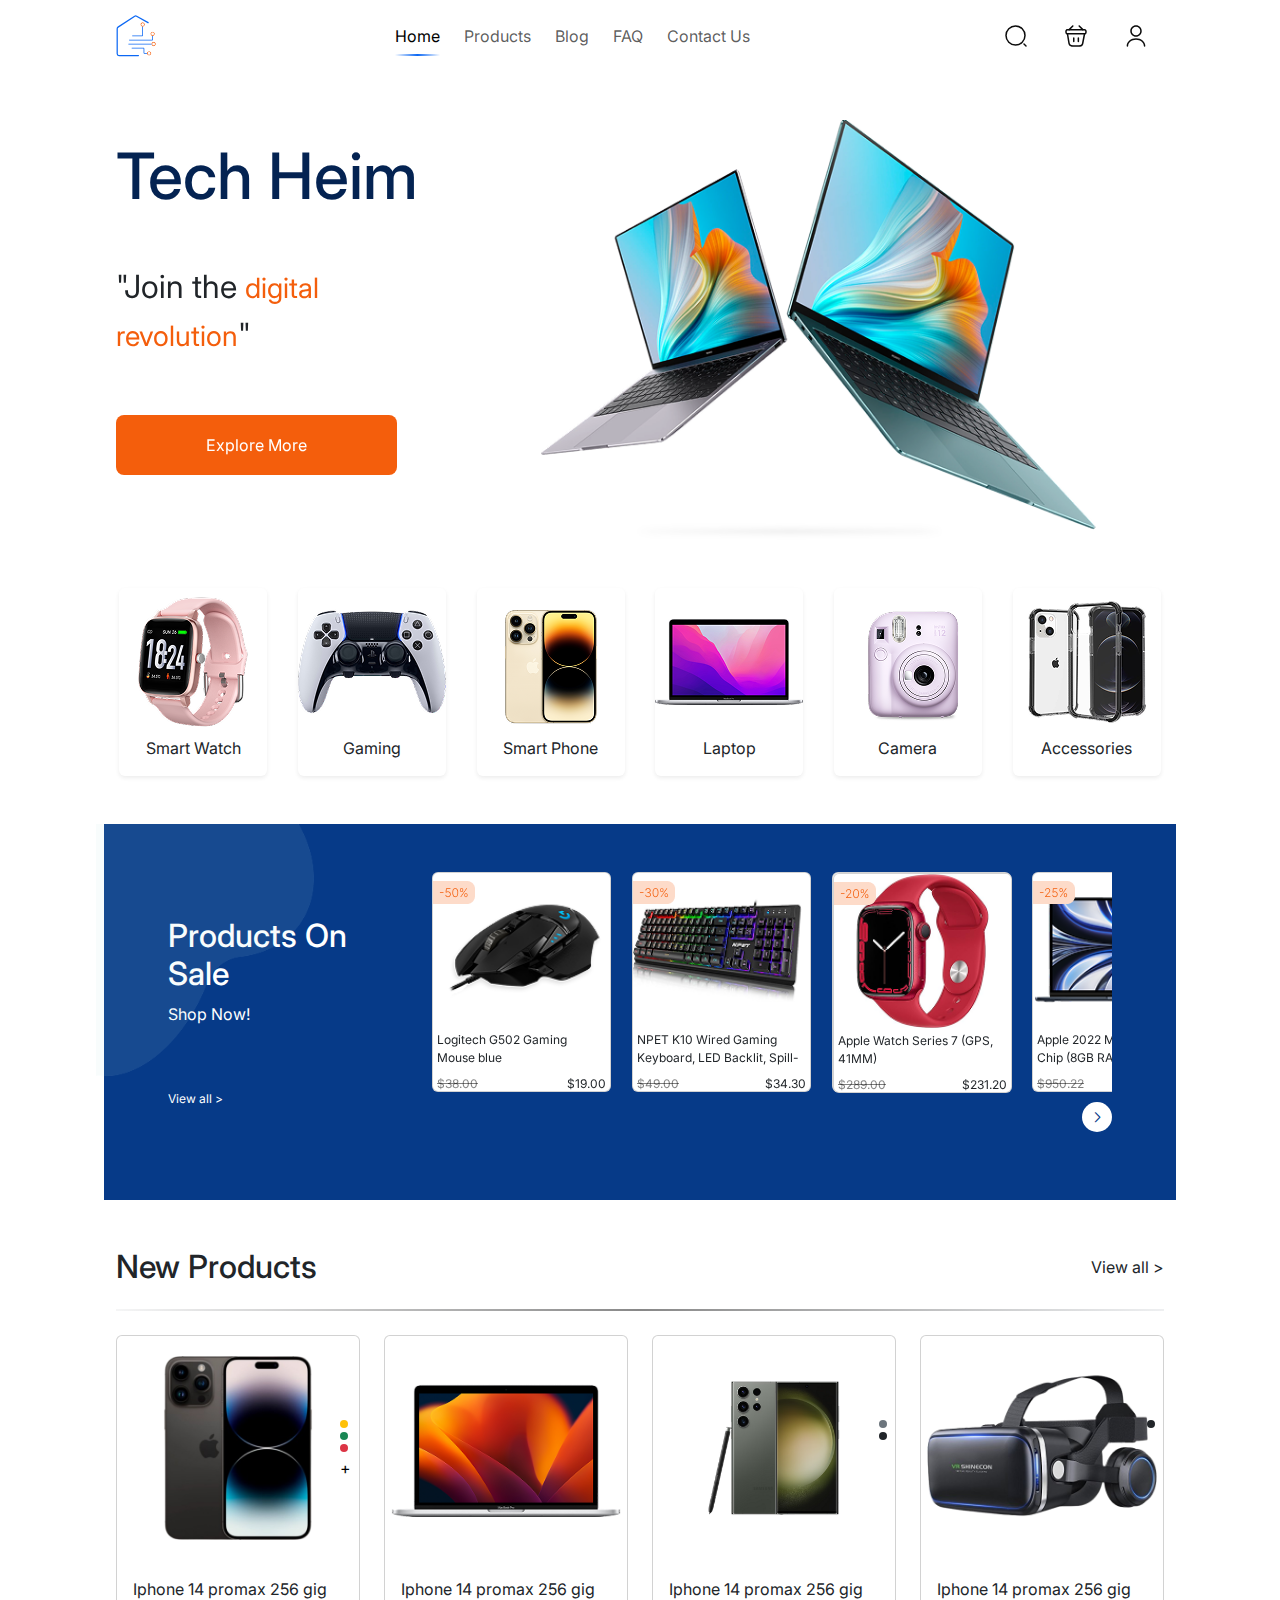
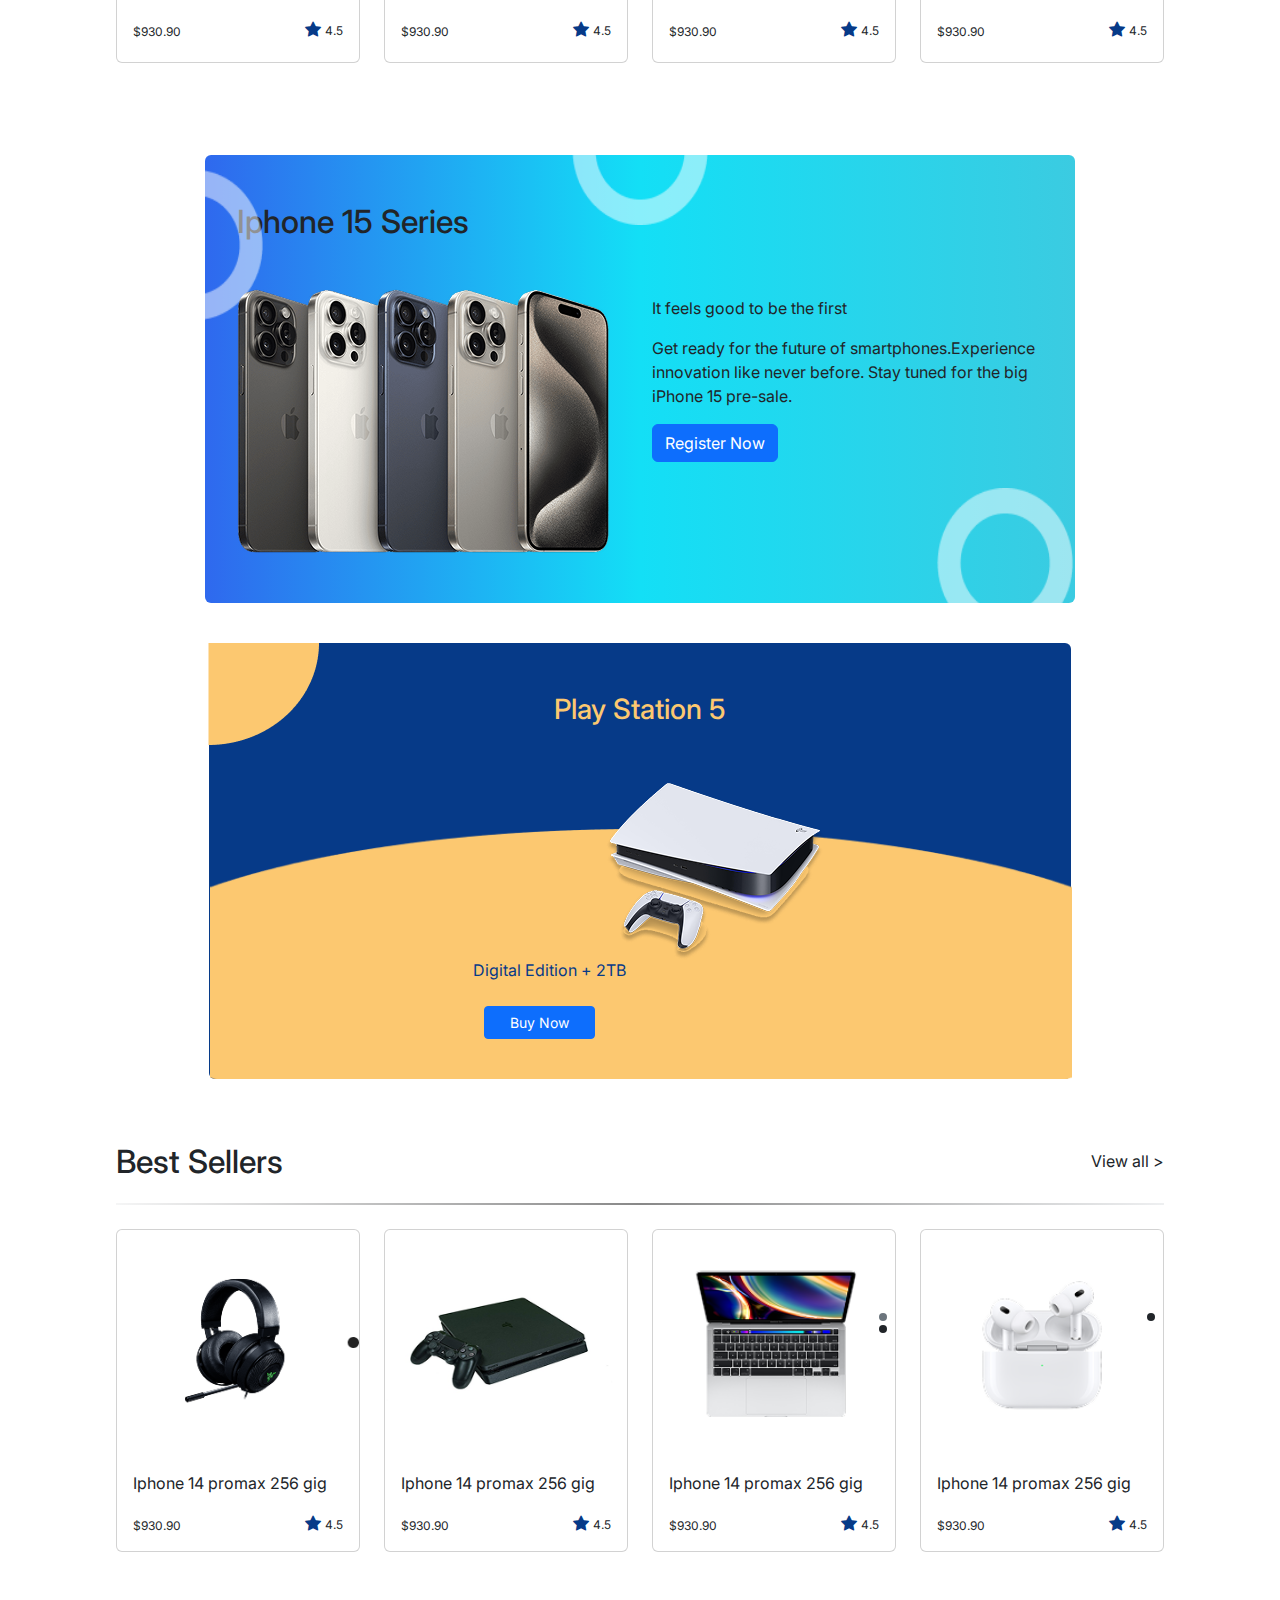
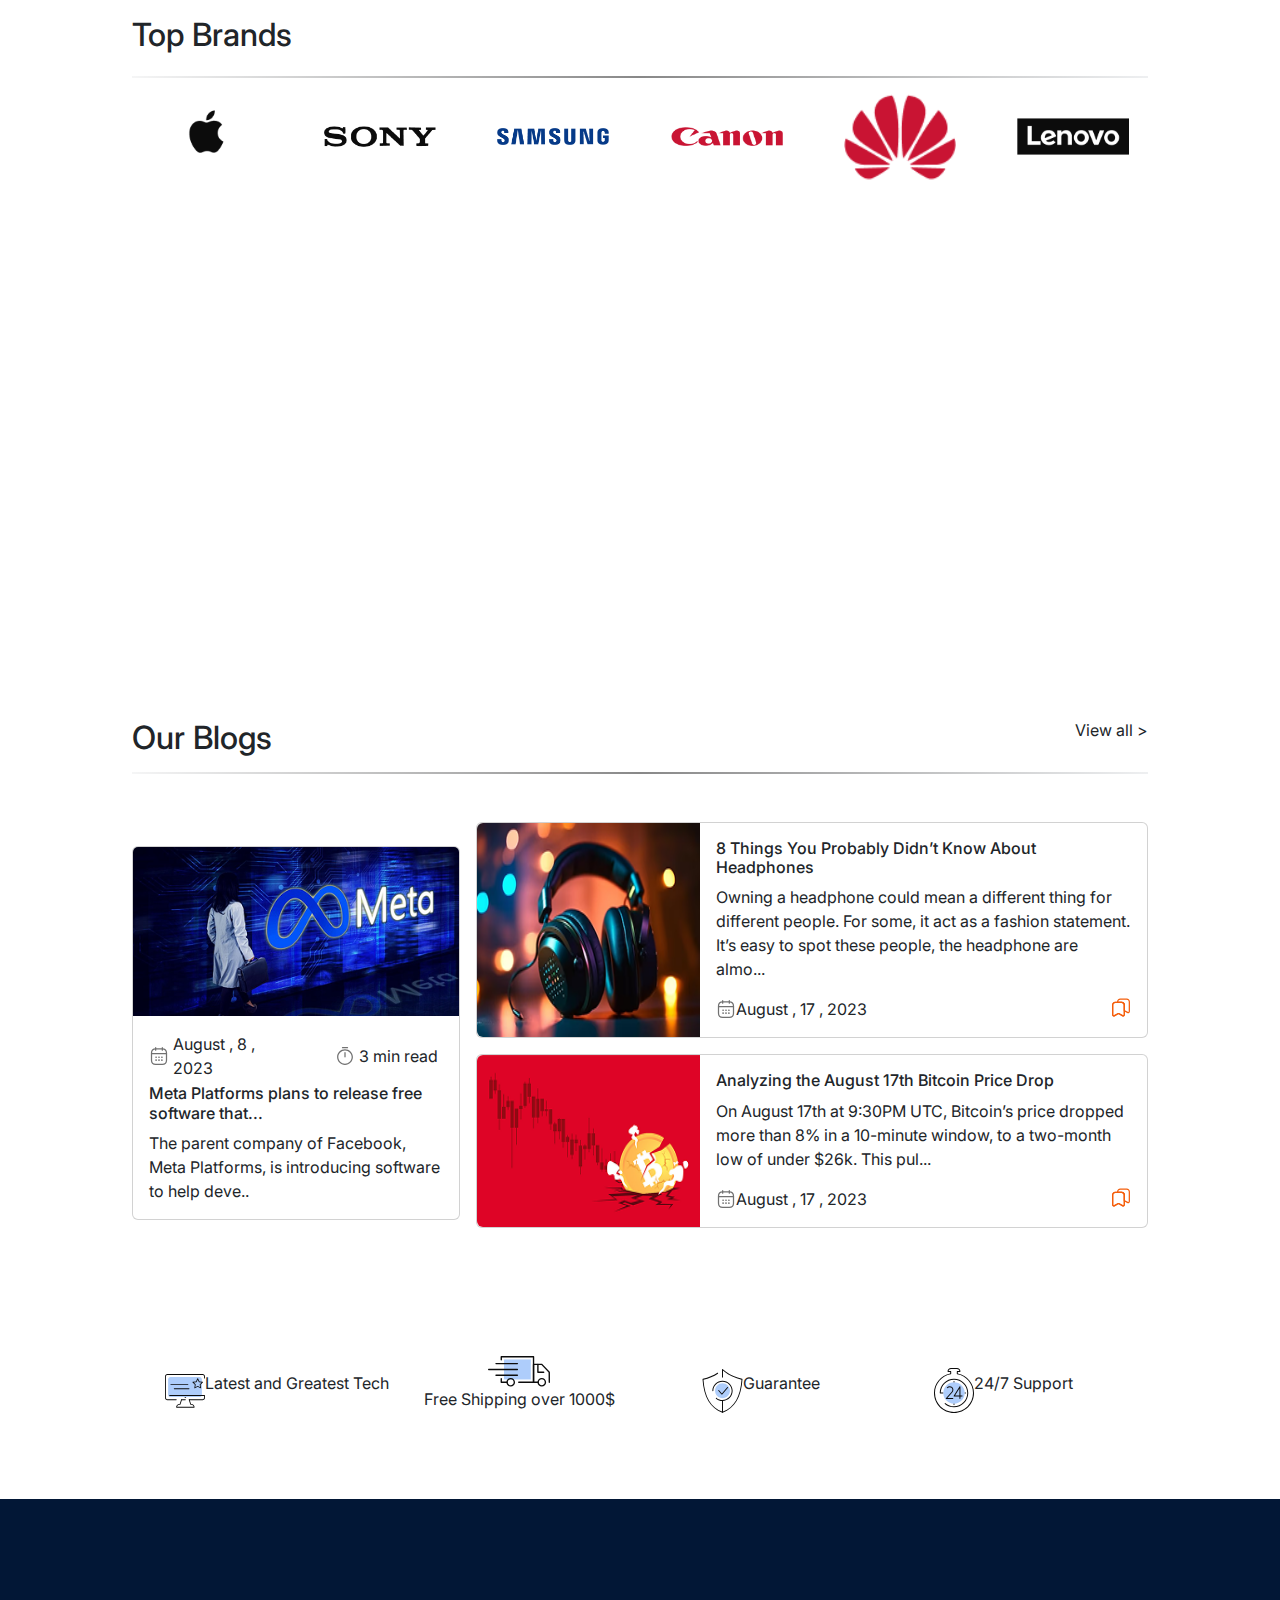
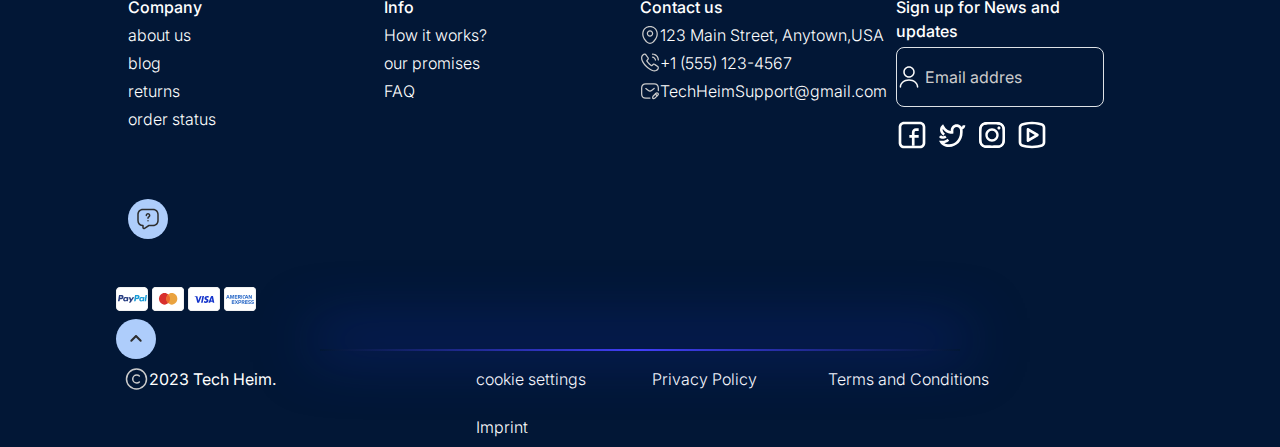
<file: index.html>
<!DOCTYPE html>
<html lang="en">
<head>
    <meta charset="UTF-8">
    <meta name="viewport" content="width=device-width, initial-scale=1.0">
    <title>Tech-Heim</title>
    <link rel="icon" href="./assets/imgs/icons/logo.svg"/>

    <link href="https://cdn.jsdelivr.net/npm/bootstrap@5.3.3/dist/css/bootstrap.min.css" rel="stylesheet" integrity="sha384-QWTKZyjpPEjISv5WaRU9OFeRpok6YctnYmDr5pNlyT2bRjXh0JMhjY6hW+ALEwIH" crossorigin="anonymous">
    <link rel="stylesheet" href="https://cdn.jsdelivr.net/npm/swiper@11/swiper-bundle.min.css"/>
    <link rel="stylesheet" href="https://cdn.jsdelivr.net/npm/bootstrap-icons/font/bootstrap-icons.css">
    <link rel="stylesheet" href="https://unpkg.com/aos@next/dist/aos.css" />


    <link rel="stylesheet" href="./assets/css/main.css">
</head>
<body>
    
<!-- start navbar -->
<navbar class="navbar navbar-expand-lg navbar-light mb-5 position-sticky top-0 bg-white ">
    <div class="container  d-flex justify-content-between">
      <img class="logo" src="./assets/imgs/icons/logo.svg" alt="logo"/>
      <button class="navbar-toggler" type="button" data-bs-toggle="collapse" data-bs-target="#navbarSupportedContent" aria-controls="navbarSupportedContent" aria-expanded="false" aria-label="Toggle navigation">
        <span class="navbar-toggler-icon"></span>
      </button>
       <div class="name mt-4 therd-col fw-bold fs-4"><p>Tech Heim</p></div>
      <div class="collapse navbar-collapse flex-grow-0 all" id="navbarSupportedContent">
        <ul class="navbar-nav  me-auto  mb-2 mb-lg-0 d-flex gap-4">
          <li class="nav-item position-relative">
            <a class="nav-link  px-0 " aria-current="page" href="index.html">Home</a>

           
          </li>
          <li class="nav-item nav-home position-relative">
            <a class="nav-link pro font-f px-0" href="./product.html">Products</a>
             
            <div class="my-modal  d-none">
              <div class="container">
                <div class="row">
                <div class="col-xl-3 border-end ">
                 <div class="contant d-flex flex-column gap-3 align-items-start justify-content-center">
                    <div class="con d-flex align-items-center justify-content-center gap-3">
                      <img src="./assets/imgs/icons2/img1.svg">
                      <a  href="#" class="text-decoration-none text-black">Mobile Phones</a>
                    </div>
                    <div class="con d-flex align-items-center justify-content-center gap-3">
                      <img src="./assets/imgs/icons2/img2.svg">
                      <a href="#" class="text-decoration-none text-black">Laptops & Computers </a>
                    </div>
                    <div class="con d-flex align-items-center justify-content-center gap-3">
                      <img src="./assets/imgs/icons2/img3.svg">
                      <a href="#" class="text-decoration-none text-black">Tablets & E-reader</a>
                    </div>
                    <div class="con d-flex align-items-center justify-content-center gap-3">
                      <img src="./assets/imgs/icons2/img4.svg">
                      <a href="#" class="text-decoration-none text-black">Wearables</a>
                    </div>
                    <div class="con d-flex align-items-center justify-content-center gap-3">
                      <img src="./assets/imgs/icons2/img5.svg">
                      <a href="#" class="text-decoration-none text-black">Audio</a>
                    </div>
                    <div class="con d-flex align-items-center justify-content-center gap-3">
                      <img src="./assets/imgs/icons2/img6.svg">
                      <a href="#" class="text-decoration-none text-black">Cameras</a>
                    </div>
                    <div class="con d-flex align-items-center justify-content-center gap-3">
                      <img src="./assets/imgs/icons2/img7.svg">
                      <a href="#" class="text-decoration-none text-black">Gaming</a>
                    </div>
                    <div class="con d-flex align-items-center justify-content-center gap-3">
                      <img src="./assets/imgs/icons2/img8.svg">
                      <a href="#" class="text-decoration-none text-black">Networking</a>
                    </div>
                    <div class="con d-flex align-items-center justify-content-center gap-3">
                      <img src="./assets/imgs/icons2/img9.svg">
                      <a href="#" class="text-decoration-none text-black">Accessories</a>
                    </div>
                 </div>
                </div>
                <div class="col-xl-9">
                  <div class="row">
                    
                  
                   <div class="row flex-column gap-4 col-xl-3">
                    <div class="col-md-3 d-flex ">
                      <div class="item d-flex  gap-3">
                        <img src="./assets/imgs/icons2/img2.svg">
                        <a href="#" class="text-decoration-none text-black" >item1</a>
                      </div>  
                    </div>
                    <div class="col-md-3">
                      <div class="item d-flex gap-3">
                        <img src="./assets/imgs/icons2/img3.svg">
                        <a href="#" class="text-decoration-none text-black" >item2</a>
                      </div>  
                    </div>
                    <div class="col-md-3">
                      <div class="item d-flex  gap-3">
                        <img src="./assets/imgs/icons2/img5.svg">
                        <a href="#" class="text-decoration-none text-black" >item3</a>
                      </div>  
                    </div>
                    
                   </div>

                   <div class="row">
                    <div class="col-xl-3">
                     <div class="contant">
                     <img src="./assets/imgs/product-on-sale-home/image4.png">
                     <a href="#" class="text-black text-decoration-none" >product</a>
                     </div>
                    </div>

                    <div class="col-xl-3">
                      <div class="contant">
                        <img src="./assets/imgs/product-on-sale-home/image4.png">
                        <a href="#" class="text-black text-decoration-none" >product</a>
                        </div>
                    </div>
                    <div class="col-xl-3">
                      <div class="contant">
                        <img src="./assets/imgs/product-on-sale-home/image4.png">
                        <a href="#" class="text-black text-decoration-none" >product</a>
                        </div>
                    </div>
                   </div>
                </div>

                </div>
              </div>
            </div>
          </div>

          </li>
          <li class="nav-item">
            <a class="nav-link px-0" href="./plog.html">Blog</a>
          </li>
          <li class="nav-item">
            <a class="nav-link px-0" href="./faq.html">FAQ</a>
          </li>

          <li class="nav-item ">
            <a class="nav-link px-0" href="./contact-us.html">Contact Us</a>
          </li>
          
        
        </ul>
    
      </div>
      <div class="icon fle">
        <img type="button" class=" m-3 search" src="./assets/imgs/icons/search-normal.svg" alt="search-icon">
        <img  type="button"class="m-3" src="./assets/imgs/icons/bag.svg" alt="bag-icon">
        <img type="button" class="m-3" src="./assets/imgs/icons/user.svg " alt="user-icon">
    
  </div>
  <div class="search-phone">
  <form class="d-flex search">
    <input class="form-control me-2 border-0" type="search" placeholder="What can we help you to find ?" aria-label="What can we help you to find ?">
    <img src="./assets/imgs/icons/search-normal.svg">
  </form>
</div>

    </div>
  </navbar>
 <!-- end nvbar -->

 <!-- start of  hedar -->
  <header class="header mb-5">
  <div class="container ">
    <div class="row align-items-center justify-content-center">
      <div class=" col-xl-4 col-lg-12 col-md-11 col-sm-10 d-flex mb-5 align-items-center justify-content-center " data-aos="zoom-in ">
       <div class="contant  d-flex  flex-column align-items-start justify-content-center ">
        <h1 class="forth-color addres">Tech Heim</h1>
        <p>"Join the <span class="main-color fs-3">digital revolution</span>"</p>
        <button class="hedarbtn "><a class=" text-white text-decoration-none" href="#">Explore More</a></button>
       </div>

      </div>
      <div class="col-xl-8 col-lg-12 col-md-11 col-sm-10 d-flex align-items-center justify-content-center "  data-aos="">
        <div class="hederimg">
      <img src="./assets/imgs/hedarimg.png" data-aos="">
    </div>
      </div>
    </div>
  </div>
  </header>
  <!-- end of hedar -->
<!-- start categories -->
<section class="categories" data-aos="">
  <div class="container ">
    <div class="row ">
      <div class=" col-md-2 col-sm-4 d-flex align-items-center justify-content-center cat ">
       <div type="button"class=" categorie d-flex flex-column align-items-center justify-content-center shadow-sm rounded-2">
        <img src="./assets/imgs/categories/image1.png" alt="Smart-Watch">
        <p>Smart Watch</p>
       </div>
      </div>
      <div class=" col-md-2 col-sm-4 d-flex align-items-center justify-content-center  cat">
        <div type="button" class="categorie d-flex flex-column align-items-center justify-content-center shadow-sm rounded-2">
         <img src="./assets/imgs/categories/image2.png" alt="Gaming-items-and-pc">
         <p>Gaming</p>
        </div>
       </div>
       <div class=" col-md-2 col-sm-4 d-flex align-items-center justify-content-center cat ">
        <div type="button"class=" categorie d-flex flex-column align-items-center justify-content-center shadow-sm rounded-2">
         <img src="./assets/imgs/categories/image3.png" alt="Smart-Watch">
         <p>Smart Phone</p>
        </div>
       </div>
      
       <div class=" col-md-2 col-sm-4 d-flex align-items-center justify-content-center cat ">
        <div type="button" class="categorie d-flex flex-column align-items-center justify-content-center shadow-sm rounded-2 ">
         <img src="./assets/imgs/categories/image4.png" alt="all type of Laptop and Gaming Laptop mac hp ets..">
         <p>Laptop</p>
        </div>
       </div>
       <div class=" col-md-2 col-sm-4 d-flex align-items-center justify-content-center cat">
        <div type="button" class="categorie d-flex flex-column align-items-center justify-content-center shadow-sm rounded-2">
         <img src="./assets/imgs/categories/image5.png" alt="we have the best tybe of cameras">
         <p >Camera</p>
        </div>
       </div>
       <div class=" col-md-2 col-sm-4 d-flex align-items-center justify-content-center cat">
        <div type="button" class="categorie d-flex flex-column align-items-center justify-content-center shadow-sm rounded-2">
         <img src="./assets/imgs/categories/image6.png" alt="all electornic divices Accessories ">
         <p class="d-flex ">Accessories</p>
        </div>
       </div>
    </div>
  </div>
 </section>
 <!-- end categories -->

  <!-- start of slider Products On Sale -->
  <section class="sale-product-home mt-5 ">
    <div class="container ">
      <div class="row position-relative align-items-center justify-content-center bac-col px-2 p-5">
        <img class=" bacimg position-absolute top-0 start-0" src="./assets/imgs/random-shape-in-blue-png 2.png">
        <div class="col-md-3 mb-3 mb-md-0 d-flex  justify-content-start align-items-start">
          <div class="contant d-flex flex-column gap-5 ">
            <div >
           <h2 class="text-white">Products On Sale</h2>
           <p class="text-white">Shop Now!</p>
          </div>
           <span type="button" class="sale-view text-white">
            View all >
           </span>
          </div>
        </div>
          <div class="col-md-8 ">
            <div class="swiper d-flex position-relative ">
              <!-- Additional required wrapper -->
              <div class="swiper-wrapper  ">
                <!-- Slides -->
                <div class="swiper-slide ">
                  <div class="card position-relative" >
                    <img src="./assets/imgs/product-on-sale-home/image1.png"  class="card-img-top product-image" alt="blue mous ">
                    <img class="position-absolute discount start-0" src="./assets/imgs/discount/discount50.png">
                    <div class="card-body p-1">
                      <p class="card-text mb-2 card-text">Logitech G502 Gaming Mouse blue</p>
                        <div class="d-flex justify-content-between align-items-end ">
                        <span class="text-black-50 text-decoration-line-through ">$38.00</span>
                        <span class="rating">$19.00</span>
                        </div>
                        
                     
                    </div>
                  </div>
                </div>
                <div class="swiper-slide ">
                  <div class="card position-relative" >
                    <img src="./assets/imgs/product-on-sale-home/image2.png"  class="card-img-top product-image" alt="Wired Gaming Keyboard">
                    <img class="position-absolute discount start-0" src="./assets/imgs/discount/discount30.png">
                  <div class="card-body p-1">
                     <p class="card-text mb-2">NPET K10 Wired Gaming Keyboard, LED Backlit, Spill-</p>
                      <div class="d-flex justify-content-between align-items-end ">
                        <span class="text-black-50 text-decoration-line-through ">$49.00</span>
                        <span class="rating">$34.30</span>
                        </div>
                     
                    </div>
                  </div>
                </div>
                <div class="swiper-slide ">
                  <div class="card" >
                    <div class="card position-relative" >
                      <img src="./assets/imgs/product-on-sale-home/image3.png"  class="card-img-top product-image" alt="red Apple Watch ">
                      <img class="position-absolute discount start-0" src="./assets/imgs/discount/discount20.png">
                      <div class="card-body p-1">
                      <p class="card-text mb-2">Apple Watch Series 7 (GPS, 41MM)</p>
                      <div class="d-flex justify-content-between align-items-end ">
                        <span class="text-black-50 text-decoration-line-through ">$289.00</span>
                        <span class="rating">$231.20</span>
                        </div>
                    </div>
                    </div>
                  </div>
                </div>
                <div class="swiper-slide">
                  <div class="card position-relative" >
                    <img src="./assets/imgs/product-on-sale-home/image4.png"  class="card-img-top product-image" alt="MacBook">
                    <img class="position-absolute discount start-0" src="./assets/imgs/discount/discount25.png">
                <div class="card-body p-1">
                     <p class="card-text mb-2">Apple 2022 MacBook Air M2 Chip (8GB RAM, 256GB SSD)</p>
                     <div class="d-flex justify-content-between align-items-end ">
                      <span class="text-black-50 text-decoration-line-through ">$950.22</span>
                      <span class="rating">$712.66</span>
                      </div>
                    </div>
                  </div>
                </div>
                <div class="swiper-slide">
                  <div class="card position-relative" >
                    <img src="./assets/imgs/product-on-sale-home/image5.png"  class="card-img-top product-image" alt="samsung Titan  smart watch">
                    <img class="position-absolute discount start-0" src="./assets/imgs/discount/discount17.png">
                     <div class="card-body p-1">
                     <p class="card-text mb-2">samsung Titan  smart watch Apple</p>
                     <div class="d-flex justify-content-between align-items-end ">
                      <span class="text-black-50 text-decoration-line-through ">$120.00</span>
                      <span class="rating">$99.60</span>
                      </div>
                    </div>
                  </div>
                </div>
                <div class="swiper-slide">
                  <div class="card" >
                    <img src="./assets/imgs/product-on-sale-home/image1.png"  class="card-img-top product-image" alt="blue mous ">
                    <img class="position-absolute discount start-0" src="./assets/imgs/discount/discount20.png">

              <div class="card-body p-1 d-flex flex-column justify-content-between">
                     <p class="card-text mb-2">Logitech G502 Gaming Mouse</p>
                      <div class="d-flex justify-content-between align-items-end ">
                        <span class="text-black-50 text-decoration-line-through ">$289.00</span>
                        <span class="rating">$231.20</span>
                        </div>
                    </div>
                  </div>
                </div>
                <div class="swiper-slide">
                  <div class="card" >
                    <img src="./assets/imgs/product-on-sale-home/image2.png"  class="card-img-top product-image" alt="Gaming Keyboard ">
                    <img class="position-absolute discount start-0" src="./assets/imgs/discount/discount25.png">
                  <div class="card-body p-1 d-flex flex-column justify-content-between">
                     <p class="card-text mb-2">NPET K10 Wired Gaming Keyboard, LED Backlit, Spill-</p>
                      <div class="d-flex justify-content-between align-items-end ">
                        <span class="text-black-50 text-decoration-line-through ">$950.22</span>
                        <span class="rating">$712.66</span>
                        </div>
                    </div>
                  </div>
                </div>
                <div class="swiper-slide">
                  <div class="card" ">
                    <img src="./assets/imgs/product-on-sale-home/image3.png"  class="card-img-top product-image" alt="Apple Watch">
                    <img class="position-absolute discount start-0" src="./assets/imgs/discount/discount17.png">
                  <div class="card-body p-1 d-flex flex-column justify-content-between">
                      <p class="card-text mb-2">Apple Watch Series 7 (GPS, 41MM)</p>
                      <div class="d-flex justify-content-between align-items-end ">
                        <span class="text-black-50 text-decoration-line-through ">$120.00</span>
                        <span class="rating">$99.60</span>
                        </div>
                    </div>
                  </div>
                </div>
              </div>
              <!-- If we need pagination -->
         
            
              <!-- If we need navigation buttons -->
              <div class="swiper-button-prev fs-1 rounded-circle bg-white">
              </div>
              <div class="swiper-button-next rounded-circle bg-white"></div>
            </div>
          </div>
        
      </div>
    </div>
  </section>
  <!-- end of slider Products On Sale -->

  <!-- start New Products -->
   <section class="New-Products mt-5">
    <div class="container">
      <div class="title d-flex justify-content-between align-items-end position-relative">
        <h2 class="mb-3">New Products</h2>
        <p class="mb-4">View all ></p>
      </div>
          <div class="row g-4 justify-content-center pt-4">
            <div class="col-xl-3 col-lg-4 col-md-6  col-sm-6  d-flex align-items-center justify-content-center new-product-card">
              <div class="card d-flex flex-column justify-content-between position-relative " >
                <div class="dots d-flex gap-1 flex-column align-items-start position-absolute justify-content-center">
             <button class="rounded-circle bg-warning p-1 border-0 change-image" 
                     data-img="./assets/imgs/New Products/iphone-white-removebg-preview.png"></button>
             <button class="rounded-circle bg-success p-1 border-0 change-image" 
                     data-img=" ./assets/imgs/New Products/green-removebg-preview.png"></button>
             <button class="rounded-circle bg-danger p-1 border-0 change-image" 
                     data-img="./assets/imgs/New Products/iphone-red-removebg-preview.png"></button>
             <button class="border-0 bg-transparent" style="cursor:pointer;">+</button>
           </div>
          
           <img class="heart position-absolute" 
           src="./assets/imgs/icons/heart.svg"  data-img="./assets/imgs/icons/heart-bold.svg"
           alt="Heart Icon" >
                  
                <div class="image-wrapper position-relative d-flex align-items-center justify-content-center">
                  <img src="./assets/imgs/New Products/image1.png" class="card-img-top product-image" alt="iphone">
                </div>
                <div class="card-body">
                  <p class="card-text">Iphone 14 promax 256 gig</p>
                  <div class="rating d-flex justify-content-between align-items-end">
                     <span>$930.90</span>
                     <div>
                      <i class="bi bi-star-fill text-four-col"></i>
                      <span>4.5</span>
                     </div>
                    
                </div>
                
                </div>
              </div>
              
            </div>
            <div class="col-xl-3 col-lg-4 col-md-6  col-sm-6 d-flex align-items-center justify-content-center new-product-card">
              <div class="card d-flex flex-column justify-content-between position-relative " >
                
          
           <img class="heart position-absolute" 
           src="./assets/imgs/icons/heart.svg"  data-img="./assets/imgs/icons/heart-bold.svg"
           alt="Heart Icon" >
                  
                <div class="image-wrapper position-relative d-flex align-items-center justify-content-center">
                  <img src="./assets/imgs/New Products/image2.png" class="card-img-top product-image" alt="iphone">
                </div>
                <div class="card-body">
                  <p class="card-text">Iphone 14 promax 256 gig</p>
                  <div class="rating d-flex justify-content-between align-items-end">
                     <span>$930.90</span>
                     <div>
                      <i class="bi bi-star-fill text-four-col"></i>
                      <span>4.5</span>
                     </div>
                    
                </div>
                
                </div>
              </div>
              
            </div>
            <div class="col-xl-3 col-lg-4 col-md-6  col-sm-6 d-flex align-items-center justify-content-center new-product-card">
              <div class="card d-flex flex-column justify-content-between position-relative " >
                <div class="dots d-flex gap-1 flex-column align-items-start position-absolute justify-content-center">
             <button class="rounded-circle bg-secondary p-1 border-0 change-image" 
                     data-img="./assets/imgs/New Products/iphone-white-removebg-preview.png"></button>
             <button class="rounded-circle bg-dark p-1 border-0 change-image" 
                     data-img=" ./assets/imgs/New Products/green-removebg-preview.png"></button>
             
           </div>
          
           <img class="heart position-absolute" 
           src="./assets/imgs/icons/heart.svg"  data-img="./assets/imgs/icons/heart-bold.svg"
           alt="Heart Icon" >
                  
                <div class="image-wrapper position-relative d-flex align-items-center justify-content-center">
                  <img src="./assets/imgs/New Products/image3.png" class="card-img-top product-image" alt="iphone">
                </div>
                <div class="card-body">
                  <p class="card-text">Iphone 14 promax 256 gig</p>
                  <div class="rating d-flex justify-content-between align-items-end">
                     <span>$930.90</span>
                     <div>
                      <i class="bi bi-star-fill text-four-col"></i>
                      <span>4.5</span>
                     </div>
                    
                </div>
                
                </div>
              </div>
              
            </div>
            <div class="col-xl-3 col-lg-4 col-md-6 col-sm-6 d-flex align-items-center justify-content-center new-product-card">
              <div class="card d-flex flex-column justify-content-between position-relative " >
                <div class="dots d-flex gap-1 flex-column align-items-start position-absolute justify-content-center">
             <button class="rounded-circle bg-dark p-1 border-0 change-image" 
                     data-img="./assets/imgs/New Products/iphone-white-removebg-preview.png"></button>
             
           </div>
          
           <img class="heart position-absolute" 
           src="./assets/imgs/icons/heart.svg"  data-img="./assets/imgs/icons/heart-bold.svg"
           alt="Heart Icon" >
                  
                <div class="image-wrapper position-relative d-flex align-items-center justify-content-center">
                  <img src="./assets/imgs/New Products/image4.png" class="card-img-top product-image" alt="iphone">
                </div>
                <div class="card-body">
                  <p class="card-text">Iphone 14 promax 256 gig</p>
                  <div class="rating d-flex justify-content-between align-items-end">
                     <span>$930.90</span>
                     <div>
                      <i class="bi bi-star-fill text-four-col"></i>
                      <span>4.5</span>
                     </div>
                    
                </div>
                
                </div>
              </div>
              
            </div>
          </div>
        
      
    </div>
   </section>
   <!-- end New Products -->

   <!-- Button trigger modal -->

<!-- iphone-15 -->

<section class="iphone-15 ">
  <div class="container">
    <div class="row d-flex flex-wrap justify-content-center g-4 align-items-center justify-content-center">
      <div class=" col-xxl-8 col-lg-10 col-sm-12 d-flex  align-items-center   justify-content-center ll " >
        <div class="row position-relative  d-flex  justify-content-around align-items-center iphone-11  px-2 p-5 rounded w-100 ">
          
          <div class="row align-items-center justify-content-around ">
            <div class="col-md-6 col-sm-12 d-flex align-items-center justify-content-between contantaa ">
              <div class="contanta d-flex flex-column gap-4" data-aos="">
                <h2>Iphone 15 Series</h2>
                <div class="imag" >   
                  <img class="" src="./assets/imgs/image 187.png " ></div>
                </div>
            
            </div>
            <div class="col-md-6 col-sm-12 contantbb ">
              <div class="contantb d-flex flex-column rounded ">
               
              <p>It feels good to be the first</p>
              <p>Get ready for the future of smartphones.Experience innovation like never before. Stay tuned for the big iPhone 15 pre-sale.</p>
              <button class="btn btn-primary" type="submit" style="width: fit-content;">Register Now</button>
            </div>
            </div>
          </div>

          <img class="first position-absolute" src="./assets/imgs/Ellipse 450.png">
          <img class="secand position-absolute" src="./assets/imgs/Ellipse 450.png">
          <img class="theard position-absolute" src="./assets/imgs/Ellipse 450.png">

        </div>
     
      </div>
      <div class="col-xxl-4 col-lg-10 col-sm-12  col-sm-12 contantll  rounded p-3 d-flex  justify-content-center align-items-center overflow-hidden  " >
        <div class="row row position-relative bac-col d-flex  justify-content-center align-items-center ps-0    rounded w-100 position-relative  ">
          <div class="contantl d-flex flex-column align-items-center justify-content-center gap-5 w-100  ">
            <h2 class="position-relative sec-add yellow">Play Station 5 </h2>
            <img class="z-1 position-relative end-50 router " src="./assets/imgs/ps53.png">
            
            <p class="z-1 secand-p bg-txt-col ">Digital Edition + 2TB</p>
            <button type="button" class="btn secbtn btn-primary btn-sm z-1">Buy Now</button>

          </div>
          <img class=" elleps-yellow position-absolute top-0  w-auto " src="./assets/imgs/Ellipse 446.png">
          <img class=" elleps-yellow2 pe-0 ps-0 position-absolute w-100 " src="./assets/imgs/Ellipse 449.png" style="height: 250px;">
        </div>
        
       
      </div>
    </div>
  </div>
</section>
<!-- end iphone-15 -->

<!-- start beast sals -->

<section class="Best-Sellers mt-5">
  <div class="container">
    <div class="title d-flex justify-content-between align-items-end position-relative">
      <h2 class="mb-3">Best Sellers</h2>
      <p class="mb-4">View all ></p>
    </div>
        <div class="row g-4 justify-content-center pt-4">
          <div class="col-xl-3 col-lg-4 col-md-6  col-sm-6 d-flex align-items-center justify-content-center new-product-card">
            <div class="card d-flex flex-column justify-content-between position-relative " >
             
        
         <img class="heart position-absolute" 
         src="./assets/imgs/icons/heart.svg"  data-img="./assets/imgs/icons/heart-bold.svg"
         alt="Heart Icon" >
                
              <div class="image-wrapper position-relative d-flex align-items-center justify-content-center">
                <img src="./assets/imgs/best sellers/image1.png" class="card-img-top product-image" alt="iphone">
              </div>
              <div class="card-body">
                <p class="card-text">Iphone 14 promax 256 gig</p>
                <div class="rating d-flex justify-content-between align-items-end">
                   <span>$930.90</span>
                   <div>
                    <i class="bi bi-star-fill text-four-col"></i>
                    <span>4.5</span>
                   </div>
                  
              </div>
              
              </div>
            </div>
            
          </div>
          <div class="col-xl-3 col-lg-4 col-md-6  col-sm-6 d-flex align-items-center justify-content-center new-product-card">
            <div class="card d-flex flex-column justify-content-between position-relative " >
              
        
         <img class="heart position-absolute" 
         src="./assets/imgs/icons/heart.svg"  data-img="./assets/imgs/icons/heart-bold.svg"
         alt="Heart Icon" >
                
              <div class="image-wrapper position-relative d-flex align-items-center justify-content-center">
                <img src="./assets/imgs/best sellers/image2.png" class="card-img-top product-image" alt="iphone">
              </div>
              <div class="card-body">
                <p class="card-text">Iphone 14 promax 256 gig</p>
                <div class="rating d-flex justify-content-between align-items-end">
                   <span>$930.90</span>
                   <div>
                    <i class="bi bi-star-fill text-four-col"></i>
                    <span>4.5</span>
                   </div>
                  
              </div>
              
              </div>
            </div>
            
          </div>
          <div class="col-xl-3 col-lg-4 col-md-6  col-sm-6 d-flex align-items-center justify-content-center new-product-card">
            <div class="card d-flex flex-column justify-content-between position-relative " >
              <div class="dots d-flex gap-1 flex-column align-items-start position-absolute justify-content-center">
           <button class="rounded-circle bg-secondary p-1 border-0 change-image" 
                   data-img="./assets/imgs/New Products/iphone-white-removebg-preview.png"></button>
           <button class="rounded-circle bg-dark p-1 border-0 change-image" 
                   data-img=" ./assets/imgs/New Products/green-removebg-preview.png"></button>
           
         </div>
        
         <img class="heart position-absolute" 
         src="./assets/imgs/icons/heart.svg"  data-img="./assets/imgs/icons/heart-bold.svg"
         alt="Heart Icon" >
                
              <div class="image-wrapper position-relative d-flex align-items-center justify-content-center">
                <img src="./assets/imgs/best sellers/image3.png" class="card-img-top product-image" alt="iphone">
              </div>
              <div class="card-body">
                <p class="card-text">Iphone 14 promax 256 gig</p>
                <div class="rating d-flex justify-content-between align-items-end">
                   <span>$930.90</span>
                   <div>
                    <i class="bi bi-star-fill text-four-col"></i>
                    <span>4.5</span>
                   </div>
                  
              </div>
              
              </div>
            </div>
            
          </div>
          <div class="col-xl-3 col-lg-4 col-md-6  col-sm-6 d-flex align-items-center justify-content-center new-product-card">
            <div class="card d-flex flex-column justify-content-between position-relative " >
              <div class="dots d-flex gap-1 flex-column align-items-start position-absolute justify-content-center">
           <button class="rounded-circle bg-dark p-1 border-0 change-image" 
                   data-img="./assets/imgs/New Products/iphone-white-removebg-preview.png"></button>
           
         </div>
        
         <img class="heart position-absolute" 
         src="./assets/imgs/icons/heart.svg"  data-img="./assets/imgs/icons/heart-bold.svg"
         alt="Heart Icon" >
                
              <div class="image-wrapper position-relative d-flex align-items-center justify-content-center">
                <img src="./assets/imgs/best sellers/image4.png" class="card-img-top product-image" alt="iphone">
              </div>
              <div class="card-body">
                <p class="card-text">Iphone 14 promax 256 gig</p>
                <div class="rating d-flex justify-content-between align-items-end">
                   <span>$930.90</span>
                   <div>
                    <i class="bi bi-star-fill text-four-col"></i>
                    <span>4.5</span>
                   </div>
                  
              </div>
              
              </div>
            </div>
            
          </div>
        </div>
      
    
  </div>
 </section>
 <!-- end best sales -->

<!-- start Top Brands -->
 <section class="Top-Brands mt-5 mb-5 p-3">
  <div class="container">
    <div class="title d-flex justify-content-start align-items-end position-relative">
      <h2 class="mb-3">Top Brands</h2>
      
    </div>
    <div class="row flex-wrap align-items-center justify-content-center">
      <div class="col-md-2 col-sm-4 imag d-flex align-items-center justify-content-center">
       <img class="w-25" src="./assets/imgs/top brands/img1.png" alt="..">
      </div>
      <div class=" col-md-2 col-sm-4 imag d-flex align-items-center justify-content-center">
        <img class="w-75" src="./assets/imgs/top brands/img2.png" alt="..">

      </div>
      <div class=" col-md-2 col-sm-4 imag d-flex align-items-center justify-content-center">
        <img class="w-75" src="./assets/imgs/top brands/img3.png" alt="..">

      </div>
      <div class=" col-md-2 col-sm-4 imag d-flex align-items-center justify-content-center">
        <img  class="w-75" src="./assets/imgs/top brands/img4.png" alt="..">

      </div>
      <div class="col-md-2 col-sm-4 imag d-flex align-items-center justify-content-center">
        <img class="w-75" src="./assets/imgs/top brands/img5.png" alt="..">

      </div>
      <div class=" col-md-2 col-sm-4 imag d-flex align-items-center justify-content-center">
        <img class="w-75" src="./assets/imgs/top brands/img6.png" alt="..">

      </div>
    </div>
  </div>
 </section>


 <!-- end Top Brands -->

 <!-- SMART WATCH -->
  <section class="SMART-WATCH" data-aos="fade-up  ">
    <div class="container">
      <div class="row position-relative five-bg justify-content-between g-3 align-items-center justify-content-center rounded-2">
        
        <img  class="position-absolute w-50 ell" src="./assets/imgs/Ellipse 525.png">    
        
        <div class="col-md-4 col-sm-11">
          <div class="contant d-flex flex-column g-5 align-items-center justify-content-around">
            <h2 class="text-white">SMART WATCH</h2>
            <p class="text-white">Various designs and brands</p>
            <button type="button " class="btn sex-col-bg btn-primary border-0">view</button>
          </div>
        </div>
        <div class="col-md-6 col-sm-11">
          <img class="position-relative watchimg w-100" src="./assets/imgs/Frame 26086945.png">
        </div>
      </div>
    </div>
  </section>
  <!-- end SMART WATCH -->

  <!-- Our Blogs -->
     <section class="blogs mb-5 g-3 p-3">
      <div class="container">
        <div class="title d-flex align-items-center justify-content-between mb-5 mt-5">
          <h2>Our Blogs</h2>
          <p class="mb-4">View all ></p>
        </div>
        <div class="row  justify-content-center align-items-center g-3 ">
          <div class="col-xl-4 col-md-7 justify-content-center align-items-center">
            <div class="card w-100 h-100" >
              <img src="./assets/imgs/blog/image1.png" class="card-img-top" alt="...">
              <div class="card-body">
                <div class="row justify-content-between align-items-center">
                  <div class="col-md-6">
                    <div class="date d-flex gap-1">
                      <img src="./assets/imgs/icons/calendar.svg">
                      <p class="mb-0">August , 8 , 2023</p>
                     </div>
                  </div>
                 <div class="col-md-5">
                  <div class="time  d-flex gap-1">
                    <img src="./assets/imgs/icons/timer.svg">
                    <p class="mb-0">3 min read</p>
                   </div>
                 </div>
                  
                </div>
                <h4 class="fs-6 mt-1">Meta Platforms plans to release free software that...</h4>
                <p class="card-text">The parent company of Facebook, Meta Platforms, is introducing software to help deve..</p>
              </div>
            </div>
            
          </div>
          <div class="col-xl-8 col-md-10 justify-content-center align-items-center">
            <div class="col-md-12">
              <div class="card w-100 mb-3" >
                <div class="row g-0">
                  <div class="col-md-4">
                    <img src="./assets/imgs/blog/blog image2.png" class="img-fluid rounded-start h-100 w-100" alt="...">
                  </div>
                  <div class="col-md-8">
                    <div class="card-body">
                      <h4  class="card-title fs-6">8 Things You Probably Didn’t Know About Headphones</h4>
                      <p class="card-text">Owning a headphone could mean a different thing for different people. For some, it act as a fashion statement. It’s easy to spot these people, the headphone are almo...</p>
                      <div class="row">
                        <div class="col-md-6">
                         <div class="date d-flex ">
                           <img src="./assets/imgs/icons/calendar.svg">
                           <p class="mb-0 ">August , 17 , 2023</p>
                         </div>
                        </div>
                        <div class="col-md-6">
                         <div class="save d-flex justify-content-end">
                           <img src="./assets/imgs/icons/save.svg">
                         </div>
                        </div>
                       </div>
                    </div>
                  </div>
                </div>
              </div>
              
            </div>
            <div class="col-md-12">
              <div class="card mb-3 w-100">
                <div class="row g-0">
                  <div class="col-md-4">
                    <img src="./assets/imgs/blog/blog image3.png" class="img-fluid rounded-start h-100 w-100" alt="...">
                  </div>
                  <div class="col-md-8">
                    <div class="card-body">
                      <h4 class="card-title fs-6">Analyzing the August 17th Bitcoin Price Drop</h4>
                      <p class="card-text">On August 17th at 9:30PM UTC, Bitcoin’s price dropped more than 8% in a 10-minute window, to a two-month low of under $26k. This pul...</p>
                      <div class="row">
                        <div class="col-md-6">
                         <div class="date d-flex ">
                           <img src="./assets/imgs/icons/calendar.svg">
                           <p class="mb-0 ">August , 17 , 2023</p>
                         </div>
                        </div>
                        <div class="col-md-6">
                         <div class="save d-flex justify-content-end">
                           <img src="./assets/imgs/icons/save.svg">
                         </div>
                        </div>
                       </div>
                     </div>
                  </div>
                </div>
              </div>
              
            </div>
          </div>
        </div>
      </div>
     </section>
  <!-- end Our Blogs -->

  <!-- icons -->
   <section class="icons mt-5 p-5">
    <div class="container">
      <div class="row align-items-center justify-content-center g-3">
        <div class="col-xl-3 col-lg-4 col-md-6 d-flex  align-items-center justify-content-center flex-wrap">
          <img src="./assets/imgs/icons/icon1.svg">
          <p>Latest and Greatest Tech</p>
        </div>
        <div class="col-xl-3 col-lg-4 col-md-6 d-flex  align-items-center justify-content-center flex-wrap">
          <img src="./assets/imgs/icons/icon2.svg">
          <p>Free Shipping over 1000$</p>
        </div>
        <div class="col-xl-3 col-lg-4 col-md-6 d-flex  align-items-center justify-content-center flex-wrap">
          <img src="./assets/imgs/icons/icon3.svg">
          <p>Guarantee</p>
        </div>
        <div class="col-xl-3 col-lg-4 col-md-6 d-flex  align-items-center justify-content-center flex-wrap">
          <img src="./assets/imgs/icons/icon4(1).svg">
          <p>24/7 Support</p>
        </div>
      </div>
    </div>
   </section>
   <!-- end -->

    <!-- start footer -->
    <section class="footer mt-5 seven-bgacol ">
      <div class="container">
        <div class="row mb-5 g-4">
          <div class="row d-flex align-items-start justify-content-start col-xxl-12 g-5  ">
            <div class="col-xxl-2 col-xl-3 col-md-4 col-sm-6 d-flex justify-content-start align-items-center">
              <div class="company d-flex flex-column gap-1 " >
                <p class="text-white fw-medium mb-0">Company</p>
                <a href="#" class="text-decoration-none text-white fw-light">about us</a>
                <a href="#" class="text-decoration-none text-white fw-light">blog</a>
                <a href="#" class="text-decoration-none text-white fw-light">returns</a>
                <a href="#" class="text-decoration-none text-white fw-light">order status </a>
                
              </div>
            </div>
            
             <div class="col-xxl-2 col-xl-3 col-md-4 col-sm-6 d-flex justify-content-start align-items-center">
              <div class="info d-flex flex-column gap-1">
                <p class="text-white fw-medium mb-0">Info</p>
                <a href="#" class="text-decoration-none text-white fw-light">How it works?</a>
                <a href="#" class="text-decoration-none text-white fw-light">our promises</a>
                <a href="#" class="text-decoration-none text-white fw-light">FAQ</a>
              </div>
             </div>
            
              <div class="col-xxl-4 col-xl-3 col-md-4 col-sm-6 d-flex  align-items-center">
                <div class="Contact-us d-flex flex-column justify-content-center align-items-start gap-1 ">
                  <p class="text-white fw-medium mb-0">Contact us</p>
                  <div class="add d-flex justify-content-center align-items-center">
                    <img src="./assets/imgs/icons/location.svg">
                    <p class="m-0 text-white fw-light">123 Main Street, Anytown,USA</p>
                  </div>
                  <div class="number d-flex justify-content-center align-items-center">
                    <img src="./assets/imgs/icons/call-calling.svg">
                    <span class="text-white fw-light span1">+1 (555) 123-4567</span>
                  </div>
                  <div class="email d-flex justify-content-center align-items-center">
                    <img src="./assets/imgs/icons/sms-edit.svg">
                    <span class="text-white fw-light span2">TechHeimSupport@gmail.com</span>
    
                  </div>
      
                
               
              </div>
              </div>
              <div class="col-xxl-3 col-xl-3 col-md-4 col-sm-6">
                <div class="d-flex flex-column gap-1">

                  <p class="text-white fw-medium mb-0">Sign up for News and updates</p>
                 
                  <div class="form1 d-flex align-items-center justify-content-center border rounded-3 position-relative align-self-start">
                    <img class="icon position-absolute  start-0 z-1" src="./assets/imgs/icons/user2.svg ">
                    
                    <div class="form-floating">
                        <input type="email" class="form-control border-0 custom-input seven-bgacol ms-3" id="floatingInput" placeholder="Email addres">
                        <label class="emailadd" for="floatingInput"></label>
                    </div>
                
                </div>
                <div class="social-media d-flex mt-2 gap-2" >
                  <img src="./assets/imgs/icons/Facebook.svg " alt="..">
                  <img src="./assets/imgs/icons/twitter.svg " alt="..">
                  <img src="./assets/imgs/icons/Instagram.svg " alt="..">
                  <img src="./assets/imgs/icons/Youtube.svg " alt="..">

                </div>
                
                    </div>
                  
                  </div>
                  <div class="col-xxl-1 d-flex ">
                    
                         <img type="button" src="./assets/imgs/icons/online chat.svg">
                    
                  </div>
                  
                     
              </div>
              
              
           </div>
           
           <div class="row justify-content-between g-2">
            <div class="col-xxl-2 d-flex justify-content-between align-items-center">
              <div class="payment d-flex gap-1 ">
                <img src="./assets/imgs/icons/paypal.png">
                <img src="./assets/imgs/icons/master card.svg">
                <img src="./assets/imgs/icons/visa.svg ">
                <img src="./assets/imgs/icons/american express.svg ">
              </div>

            </div>
            <div class="col-xxl-1">
              <img type="button" src="./assets/imgs/icons/back to up bottun.svg">
            </div>
            
             
                
                
             
            
           </div>
       

      </div>
     </section>
     <section class="end seven-bgacol p-2">
        <div class="container">
          <div class="col-xxl-12">
            <div class="row justify-content-between">
             <div class="col-xl-2 col-lg-3 col-md-4 col-sm4 d-flex align-items-start justify-content-start ">
               <img src="./assets/imgs/icons/copyright.svg">
               <p class="d-flex align-items-center text-white ">2023 Tech Heim.</p>
             </div>
             <div class="col-xxl-8 col-xl-8 col-lg-8 col-md-8 col-sm-8 ">
               <div class="row d-flex  align-items-center  g-4">
                <div class="col-xxl-2 col-xl-3 col-lg-5 col-md-5 col-sm-4">
                  <a href="#" class=" a1 text-decoration-none text-white fw-light fs-6">cookie settings</a>
                </div>
                <div class="col-xxl-2 col-xl-3 col-lg-5 col-md-5 col-sm-4">
                  <a href="#" class=" a1 text-decoration-none text-white fw-light">Privacy Policy</a>
                </div>
                <div class="col-xxl-3 col-xl-4 col-lg-5 col-md-5 col-sm-4">
                  <a href="#" class=" a1 text-decoration-none text-white fw-light">Terms and Conditions </a>
                </div>
                <div class="col-xxl-2 col-xl-3 col-lg-5 col-md-5col-sm-4">
                  <a href="#" class=" a1 text-decoration-none text-white fw-light">Imprint</a>

                </div>
               </div>
             </div>
            </div>
           </div>
        </div>
     </section>
        
     <!-- end footer -->
      

<!-- Modal -->

<div class="modal-dialog modal-dialog-centered">

<div class="modal fade" id="productModal" tabindex="-1" aria-labelledby="productModalLabel" aria-hidden="true">
  <div class="modal-dialog modal-dialog-centered">
    <div class="modal-content">
      <div class="modal-header">
        <h5 class="modal-title" id="productModalLabel">details</h5>
        <button type="button" class="btn-close" data-bs-dismiss="modal" aria-label="Close"></button>
      </div>
      <div class="modal-body">
        <!-- محتوى المودال سيتم تعبئته عبر JavaScript -->
      </div>
      <div class="modal-footer">
        <button type="button" class="btn btn-secondary" data-bs-dismiss="modal">close</button>
        <button type="button" class="btn btn-outline-success">add to card 
          <img src="./assets/imgs/icons/shopping-cart.svg">
        </button>
      </div>
    </div>
  </div>
</div>

    <!-- end product modal -->

    <script src="https://unpkg.com/aos@next/dist/aos.js"></script>
    <script>
      AOS.init({  offset: 300,
         duration: 1300 // offset (in px) from the original trigger point
      });
    </script>
  <script src="https://cdn.jsdelivr.net/npm/swiper@11/swiper-bundle.min.js"></script>

 <script src="https://cdn.jsdelivr.net/npm/bootstrap@5.3.3/dist/js/bootstrap.bundle.min.js" integrity="sha384-YvpcrYf0tY3lHB60NNkmXc5s9fDVZLESaAA55NDzOxhy9GkcIdslK1eN7N6jIeHz" crossorigin="anonymous"></script>
    <script src="./assets/js/main.js"></script>
</body>
</html>
</file>
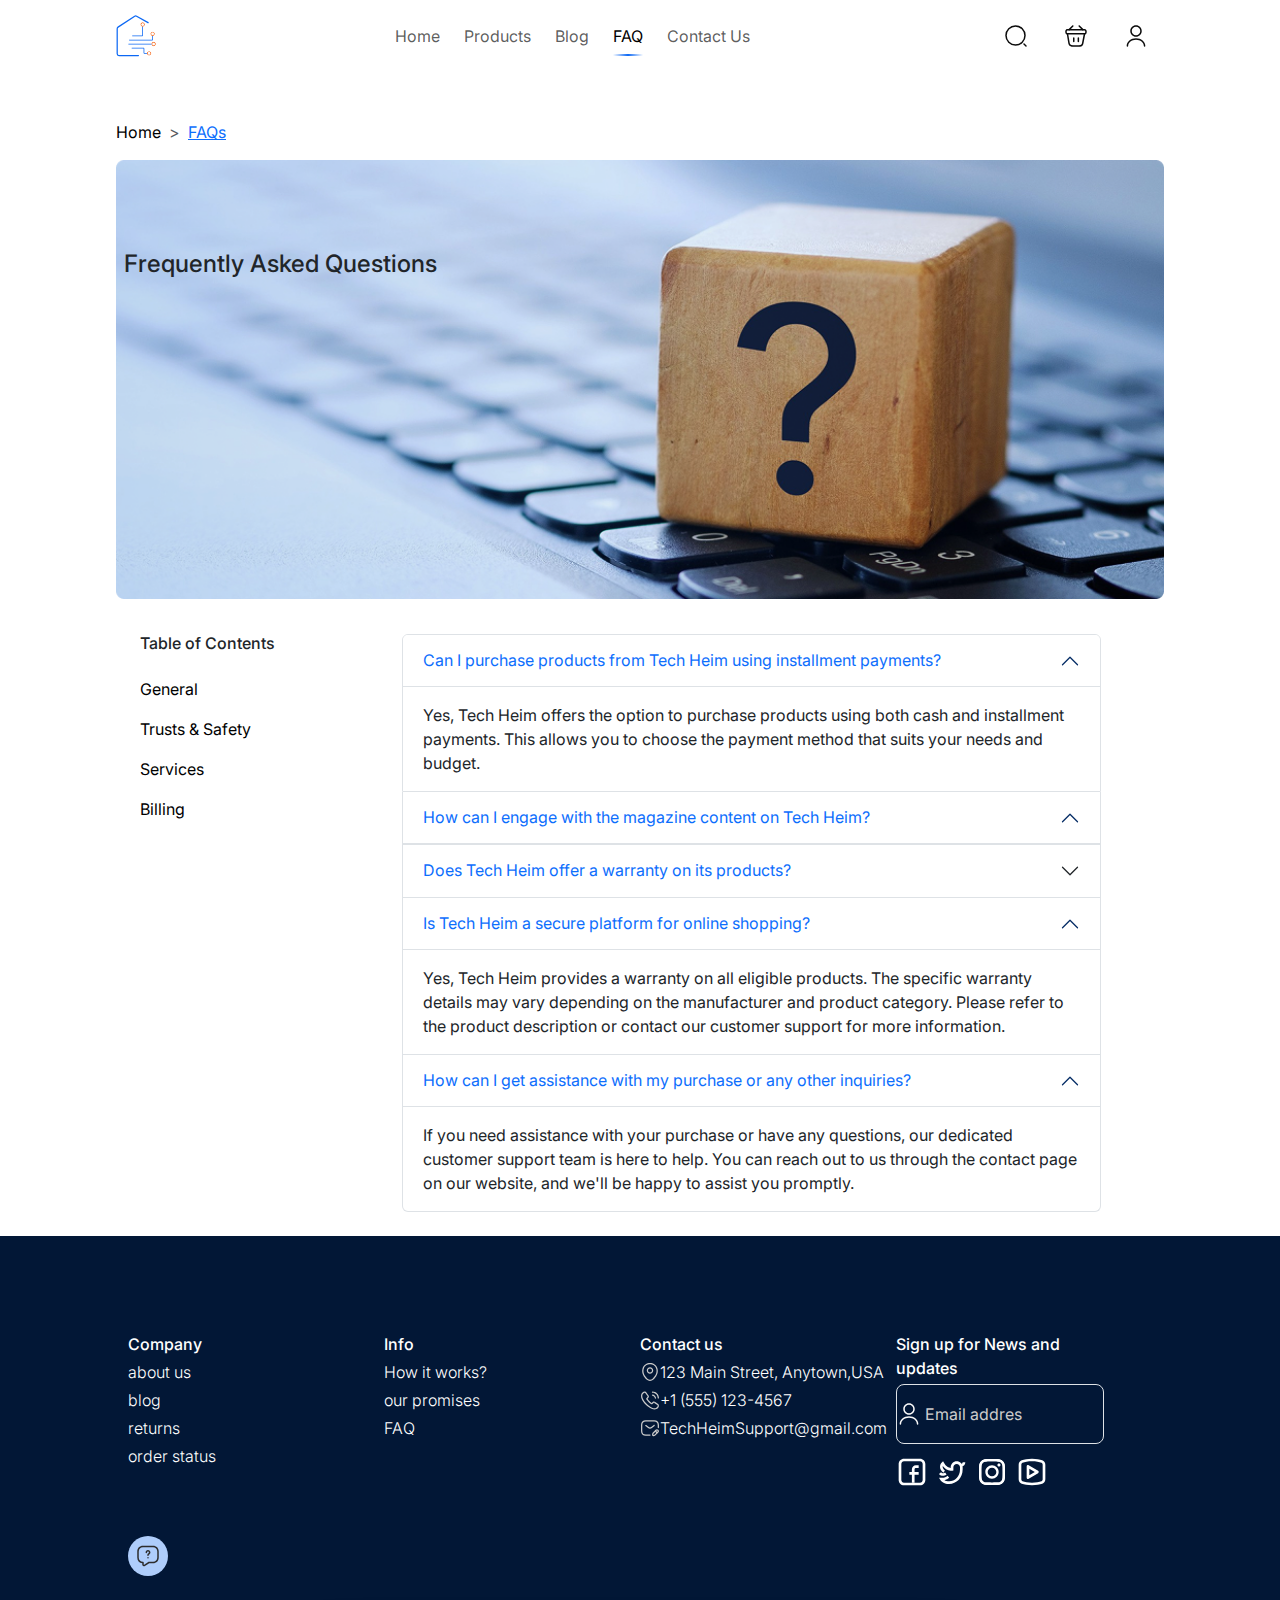
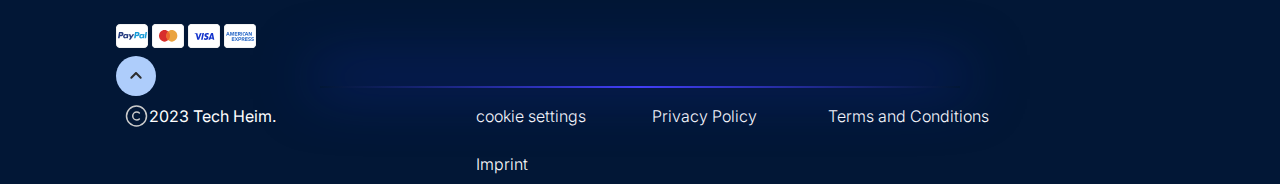
<file: faq.html>
<!DOCTYPE html>
<html lang="en">
<head>
    <meta charset="UTF-8">
    <meta name="viewport" content="width=device-width, initial-scale=1.0">
    <title>faq</title>
    <link rel="icon" href="./assets/imgs/icons/logo.svg"/>

    <link href="https://cdn.jsdelivr.net/npm/bootstrap@5.3.3/dist/css/bootstrap.min.css" rel="stylesheet" integrity="sha384-QWTKZyjpPEjISv5WaRU9OFeRpok6YctnYmDr5pNlyT2bRjXh0JMhjY6hW+ALEwIH" crossorigin="anonymous">
    <link rel="stylesheet" href="https://cdn.jsdelivr.net/npm/swiper@11/swiper-bundle.min.css"/>
    <link rel="stylesheet" href="https://cdn.jsdelivr.net/npm/bootstrap-icons/font/bootstrap-icons.css">


    <link rel="stylesheet" href="./assets/css/main.css">
</head>
<body>
    
        <!-- start navbar -->
<navbar class="navbar navbar-expand-lg navbar-light mb-5 position-sticky top-0 bg-white ">
    <div class="container  d-flex justify-content-between ">
      <img class="logo" src="./assets/imgs/icons/logo.svg" alt="logo"/>
      <button class="navbar-toggler" type="button" data-bs-toggle="collapse" data-bs-target="#navbarSupportedContent" aria-controls="navbarSupportedContent" aria-expanded="false" aria-label="Toggle navigation">
        <span class="navbar-toggler-icon"></span>
      </button>
       <div class="name mt-4 therd-col fw-bold fs-4"><p>Tech Heim</p></div>
      <div class="collapse navbar-collapse flex-grow-0 all" id="navbarSupportedContent">
        <ul class="navbar-nav  me-auto  mb-2 mb-lg-0 d-flex gap-4">
          <li class="nav-item">
            <a class="nav-link  px-0 " aria-current="page" href="index.html">Home</a>
          </li>
          <li class="nav-item  ">
            <a class="nav-link font-f px-0" href="./product.html">Products</a>
          </li>
          <li class="nav-item">
            <a class="nav-link px-0" href="./plog.html">Blog</a>
          </li>
          <li class="nav-item">
            <a class="nav-link px-0" href="./faq.html">FAQ</a>
          </li>

          <li class="nav-item ">
            <a class="nav-link px-0" href="./contact-us.html">Contact Us</a>
          </li>
          
        
        </ul>
    
      </div>
      <div class="icon fle">
        <img type="button" class=" m-3 search" src="./assets/imgs/icons/search-normal.svg" alt="search-icon">
        <img  type="button"class="m-3" src="./assets/imgs/icons/bag.svg" alt="bag-icon">
        <img type="button" class="m-3" src="./assets/imgs/icons/user.svg " alt="user-icon">
    
  </div>
  <div class="search-phone">
  <form class="d-flex search">
    <input class="form-control me-2 border-0" type="search" placeholder="What can we help you to find ?" aria-label="What can we help you to find ?">
    <img src="./assets/imgs/icons/search-normal.svg">
  </form>
</div>
    </div>
  </navbar>
    <div class="container">
      <nav style="--bs-breadcrumb-divider: '>';" aria-label="breadcrumb">
        <ol class="breadcrumb">
          <li class="breadcrumb-item "><a class="text-decoration-none text-black" href="./index.html">Home</a></li>
          <li class="breadcrumb-item active" aria-current="page"> <a class="text-decoration-underline text-primary" href="./faq.html">FAQs</a>   </li>

        </ol>
      </nav>
    </div>

    <div class="container">
      <div class="bac-img d-flex align-items-center justify-content-start position-relative ">
           <h2 class="ms-2 position-absolute freq fs-4">Frequently Asked Questions</h2>
      </div>
    
<section class="faq-contant d-flex mt-4 gap-4">

  <div class="col-md-3">
    <div class="contant d-flex flex-column ms-4 gap-3">
      <h4 class="fs-6">Table of Contents</h4>
      <a class="text-decoration-none text-black" href="#">General</a>
      <a class="text-decoration-none text-black" href="#">Trusts & Safety</a>
      <a class="text-decoration-none text-black" href="#">Services</a>
      <a class="text-decoration-none text-black" href="#">Billing</a>
    </div>
   
  </div>
  <div class="col-md-8">
    <div class="accordion " id="accordionPanelsStayOpenExample">
      <div class="accordion-item">
        <h2 class="accordion-header" id="panelsStayOpen-headingOne">
          <button class="accordion-button text-primary" type="button" data-bs-toggle="collapse" data-bs-target="#panelsStayOpen-collapseOne" aria-expanded="true" aria-controls="panelsStayOpen-collapseOne">
            Can I purchase products from Tech Heim using installment payments?
          </button>
        </h2>
        <div id="panelsStayOpen-collapseOne" class="accordion-collapse collapse show" aria-labelledby="panelsStayOpen-headingOne">
          <div class="accordion-body">
            Yes, Tech Heim offers the option to purchase products using both cash and installment payments. This allows you to choose the payment method that suits your needs and budget.
          </div>
        </div>
      </div>
      <div class="accordion-item">
        <h2 class="accordion-header" id="panelsStayOpen-headingTwo">
          <button class="accordion-button  text-primary" type="button" data-bs-toggle="collapse" data-bs-target="#panelsStayOpen-collapseTwo" aria-expanded="false" aria-controls="panelsStayOpen-collapseTwo">
            How can I engage with the magazine content on Tech Heim?
          </button>
        </h2>
        <div id="panelsStayOpen-collapseTwo" class="accordion-collapse collapse" aria-labelledby="panelsStayOpen-headingTwo">
          <div class="accordion-body">
            You can actively engage with the magazine content by leaving comments and participating in the question-and-answer section. Feel free to share your thoughts, ask questions, and interact with fellow tech enthusiasts in the community.          </div>
        </div>
      </div>
      <div class="accordion-item">
        <h2 class="accordion-header" id="panelsStayOpen-headingThree">
          <button class="accordion-button collapsed text-primary" type="button" data-bs-toggle="collapse" data-bs-target="#panelsStayOpen-collapseThree" aria-expanded="false" aria-controls="panelsStayOpen-collapseThree">
            Does Tech Heim offer a warranty on its products?          </button>
        </h2>
        <div id="panelsStayOpen-collapseThree" class="accordion-collapse collapse" aria-labelledby="panelsStayOpen-headingThree">
          <div class="accordion-body">
            Yes, Tech Heim provides a warranty on all eligible products. The specific warranty details may vary depending on the manufacturer and product category. Please refer to the product description or contact our customer support for more information.          </div>
        </div>
      </div>

      <div class="accordion-item">
        <h2 class="accordion-header" id="panelsStayOpen-headingOne">
          <button class="accordion-button text-primary" type="button" data-bs-toggle="collapse" data-bs-target="#panelsStayOpen-collapseOne" aria-expanded="true" aria-controls="panelsStayOpen-collapseOne">
            Is Tech Heim a secure platform for online shopping?          </button>
        </h2>
        <div id="panelsStayOpen-collapseOne" class="accordion-collapse collapse show" aria-labelledby="panelsStayOpen-headingOne">
          <div class="accordion-body">
            Yes, Tech Heim provides a warranty on all eligible products. The specific warranty details may vary depending on the manufacturer and product category. Please refer to the product description or contact our customer support for more information.          </div>
        </div>
      </div>

      <div class="accordion-item">
        <h2 class="accordion-header" id="panelsStayOpen-headingOne">
          <button class="accordion-button text-primary" type="button" data-bs-toggle="collapse" data-bs-target="#panelsStayOpen-collapseOne" aria-expanded="true" aria-controls="panelsStayOpen-collapseOne">
            How can I get assistance with my purchase or any other inquiries?          </button>
        </h2>
        <div id="panelsStayOpen-collapseOne" class="accordion-collapse collapse show" aria-labelledby="panelsStayOpen-headingOne">
          <div class="accordion-body">
            If you need assistance with your purchase or have any questions, our dedicated customer support team is here to help. You can reach out to us through the contact page on our website, and we'll be happy to assist you promptly.          </div>
        </div>
      </div>
    </div>
  </div>
  </div>
</section>
    

 <!-- start footer -->
 <section class="footer mt-5 seven-bgacol ">
    <div class="container">
      <div class="row mb-5 g-4">
        <div class="row d-flex align-items-start justify-content-start col-xxl-12 g-5  ">
          <div class="col-xxl-2 col-xl-3 col-md-4 col-sm-6 d-flex justify-content-between align-items-center">
            <div class="company d-flex flex-column gap-1 " >
              <p class="text-white fw-medium mb-0">Company</p>
              <a href="#" class="text-decoration-none text-white fw-light">about us</a>
              <a href="#" class="text-decoration-none text-white fw-light">blog</a>
              <a href="#" class="text-decoration-none text-white fw-light">returns</a>
              <a href="#" class="text-decoration-none text-white fw-light">order status </a>
              
            </div>
          </div>
          
           <div class="col-xxl-2 col-xl-3 col-md-4 col-sm-6 d-flex justify-content-start align-items-center">
            <div class="info d-flex flex-column gap-1">
              <p class="text-white fw-medium mb-0">Info</p>
              <a href="#" class="text-decoration-none text-white fw-light">How it works?</a>
              <a href="#" class="text-decoration-none text-white fw-light">our promises</a>
              <a href="#" class="text-decoration-none text-white fw-light">FAQ</a>
            </div>
           </div>
          
            <div class="col-xxl-4 col-xl-3 col-md-4 col-sm-6 d-flex  align-items-center">
              <div class="Contact-us d-flex flex-column justify-content-center align-items-start gap-1 ">
                <p class="text-white fw-medium mb-0">Contact us</p>
                <div class="add d-flex justify-content-center align-items-center">
                  <img src="./assets/imgs/icons/location.svg">
                  <p class="m-0 text-white fw-light">123 Main Street, Anytown,USA</p>
                </div>
                <div class="number d-flex justify-content-center align-items-center">
                  <img src="./assets/imgs/icons/call-calling.svg">
                  <span class="text-white fw-light span1">+1 (555) 123-4567</span>
                </div>
                <div class="email d-flex justify-content-center align-items-center">
                  <img src="./assets/imgs/icons/sms-edit.svg">
                  <span class="text-white fw-light span2">TechHeimSupport@gmail.com</span>
  
                </div>
    
              
             
            </div>
            </div>
            <div class="col-xxl-3 col-xl-3 col-md-4 col-sm-6">
              <div class="d-flex flex-column gap-1">

                <p class="text-white fw-medium mb-0">Sign up for News and updates</p>
               
                <div class="form1 d-flex align-items-center justify-content-center border rounded-3 position-relative align-self-start">
                  <img class="icon position-absolute  start-0 z-1" src="./assets/imgs/icons/user2.svg ">
                  
                  <div class="form-floating">
                      <input type="email" class="form-control border-0 custom-input seven-bgacol ms-3" id="floatingInput" placeholder="Email addres">
                      <label class="emailadd" for="floatingInput"></label>
                  </div>
              
              </div>
              <div class="social-media d-flex mt-2 gap-2" >
                <img src="./assets/imgs/icons/Facebook.svg " alt="..">
                <img src="./assets/imgs/icons/twitter.svg " alt="..">
                <img src="./assets/imgs/icons/Instagram.svg " alt="..">
                <img src="./assets/imgs/icons/Youtube.svg " alt="..">

              </div>
              
                  </div>
                
                </div>
                <div class="col-xxl-1 d-flex ">
                  
                       <img type="button" src="./assets/imgs/icons/online chat.svg">
                  
                </div>
                
                   
            </div>
            
            
         </div>
         
         <div class="row justify-content-between g-2">
          <div class="col-xxl-2 d-flex justify-content-between align-items-center">
            <div class="payment d-flex gap-1 ">
              <img src="./assets/imgs/icons/paypal.png">
              <img src="./assets/imgs/icons/master card.svg">
              <img src="./assets/imgs/icons/visa.svg ">
              <img src="./assets/imgs/icons/american express.svg ">
            </div>

          </div>
          <div class="col-xxl-1">
            <img type="button" src="./assets/imgs/icons/back to up bottun.svg">
          </div>
          
           
              
              
           
          
         </div>
     

    </div>
   </section>
   <section class="end seven-bgacol p-2">
      <div class="container">
        <div class="col-xxl-12">
          <div class="row justify-content-between">
           <div class="col-xl-2 col-lg-3 col-md-4 col-sm4 d-flex align-items-start justify-content-start ">
             <img src="./assets/imgs/icons/copyright.svg">
             <p class="d-flex align-items-center text-white ">2023 Tech Heim.</p>
           </div>
           <div class="col-xxl-8 col-xl-8 col-lg-8 col-md-8 col-sm-8 ">
             <div class="row d-flex  align-items-center  g-4">
              <div class="col-xxl-2 col-xl-3 col-lg-5 col-md-5 col-sm-4">
                <a href="#" class=" a1 text-decoration-none text-white fw-light fs-6">cookie settings</a>
              </div>
              <div class="col-xxl-2 col-xl-3 col-lg-5 col-md-5 col-sm-4">
                <a href="#" class=" a1 text-decoration-none text-white fw-light">Privacy Policy</a>
              </div>
              <div class="col-xxl-3 col-xl-4 col-lg-5 col-md-5 col-sm-4">
                <a href="#" class=" a1 text-decoration-none text-white fw-light">Terms and Conditions </a>
              </div>
              <div class="col-xxl-2 col-xl-3 col-lg-5 col-md-5col-sm-4">
                <a href="#" class=" a1 text-decoration-none text-white fw-light">Imprint</a>

              </div>
             </div>
           </div>
          </div>
         </div>
      </div>
   </section>
      
   <!-- end footer -->

   <script src="https://cdn.jsdelivr.net/npm/swiper@11/swiper-bundle.min.js"></script>

 <script src="https://cdn.jsdelivr.net/npm/bootstrap@5.3.3/dist/js/bootstrap.bundle.min.js" integrity="sha384-YvpcrYf0tY3lHB60NNkmXc5s9fDVZLESaAA55NDzOxhy9GkcIdslK1eN7N6jIeHz" crossorigin="anonymous"></script>
 <script src="./assets/js/main.js"></script>
</body>
</html>
</file>
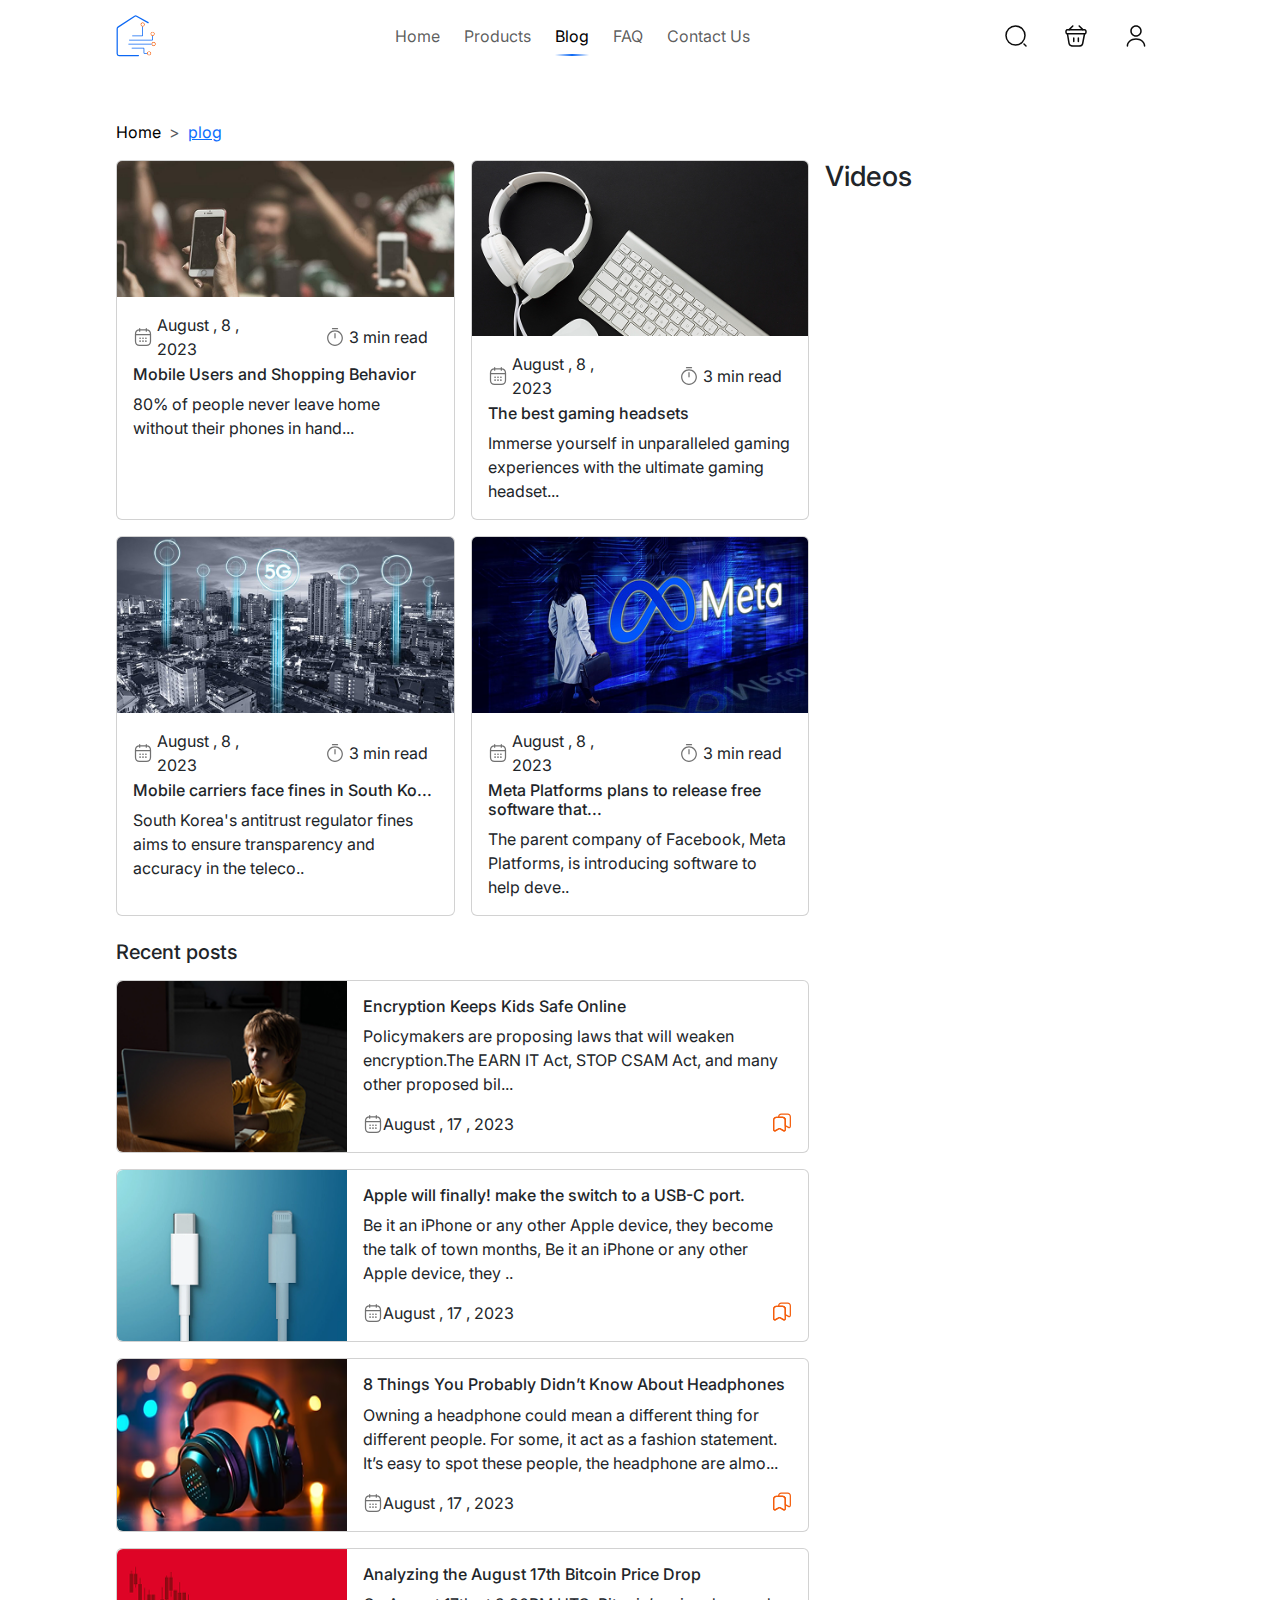
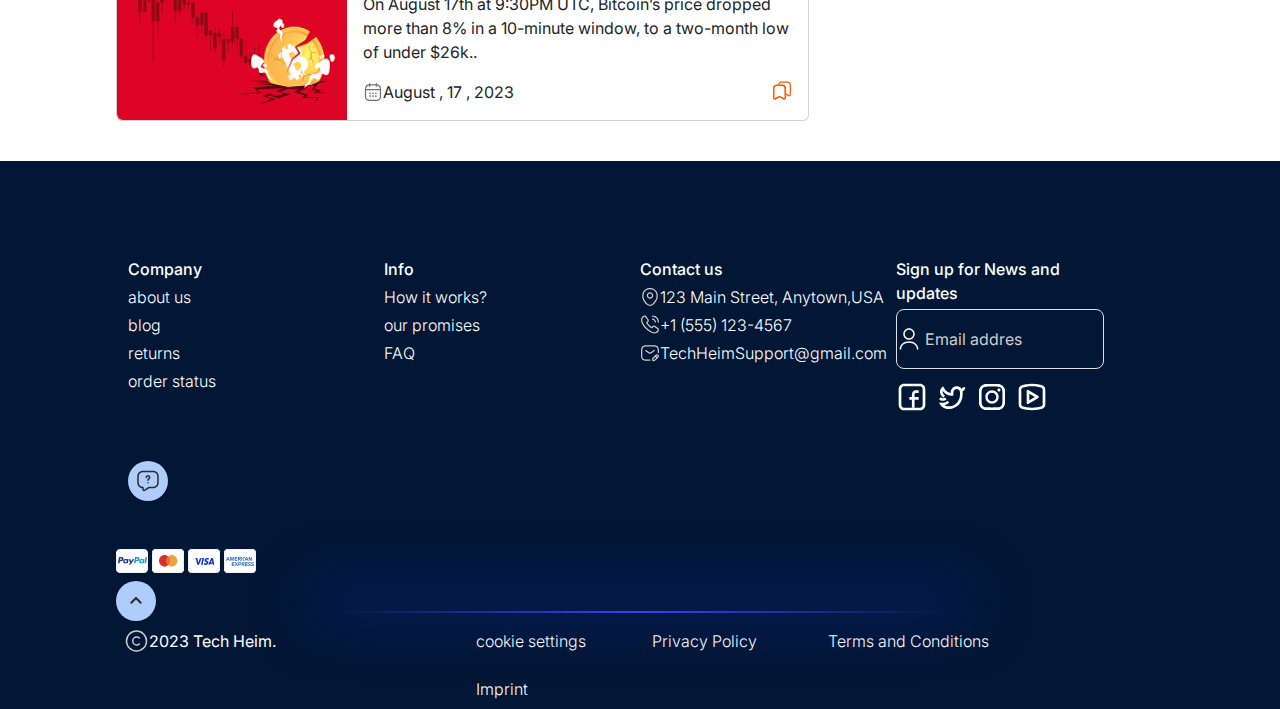
<file: plog.html>
<!DOCTYPE html>
<html lang="en">
<head>
    <meta charset="UTF-8">
    <meta name="viewport" content="width=device-width, initial-scale=1.0">
    <title>plog</title>
    <link rel="icon" href="./assets/imgs/icons/logo.svg"/>

    <link href="https://cdn.jsdelivr.net/npm/bootstrap@5.3.3/dist/css/bootstrap.min.css" rel="stylesheet" integrity="sha384-QWTKZyjpPEjISv5WaRU9OFeRpok6YctnYmDr5pNlyT2bRjXh0JMhjY6hW+ALEwIH" crossorigin="anonymous">
    <link rel="stylesheet" href="https://cdn.jsdelivr.net/npm/swiper@11/swiper-bundle.min.css"/>
    <link rel="stylesheet" href="https://cdn.jsdelivr.net/npm/bootstrap-icons/font/bootstrap-icons.css">


    <link rel="stylesheet" href="./assets/css/main.css">
</head>
<body>
    <!-- start nav -->
    <navbar class="navbar navbar-expand-lg navbar-light mb-5 position-sticky top-0 bg-white ">
        <div class="container  d-flex justify-content-between ">
          <img class="logo" src="./assets/imgs/icons/logo.svg" alt="logo"/>
          <button class="navbar-toggler" type="button" data-bs-toggle="collapse" data-bs-target="#navbarSupportedContent" aria-controls="navbarSupportedContent" aria-expanded="false" aria-label="Toggle navigation">
            <span class="navbar-toggler-icon"></span>
          </button>
           <div class="name mt-4 therd-col fw-bold fs-4"><p>Tech Heim</p></div>
          <div class="collapse navbar-collapse flex-grow-0 all" id="navbarSupportedContent">
            <ul class="navbar-nav  me-auto  mb-2 mb-lg-0 d-flex gap-4">
              <li class="nav-item">
                <a class="nav-link  px-0 " aria-current="page" href="index.html">Home</a>
              </li>
              <li class="nav-item  ">
                <a class="nav-link font-f px-0" href="./product.html">Products</a>
              </li>
              <li class="nav-item">
                <a class="nav-link px-0" href="./plog.html">Blog</a>
              </li>
              <li class="nav-item">
                <a class="nav-link px-0" href="./faq.html">FAQ</a>
              </li>
    
              <li class="nav-item ">
                <a class="nav-link px-0" href="./contact-us.html">Contact Us</a>
              </li>
              
            
            </ul>
        
          </div>
          <div class="icon fle">
            <img type="button" class=" m-3 search" src="./assets/imgs/icons/search-normal.svg" alt="search-icon">
            <img  type="button"class="m-3" src="./assets/imgs/icons/bag.svg" alt="bag-icon">
            <img type="button" class="m-3" src="./assets/imgs/icons/user.svg " alt="user-icon">
        
      </div>
      <div class="search-phone">
      <form class="d-flex search">
        <input class="form-control me-2 border-0" type="search" placeholder="What can we help you to find ?" aria-label="What can we help you to find ?">
        <img src="./assets/imgs/icons/search-normal.svg">
      </form>
    </div>
        </div>
      </navbar>
<!-- end nav -->

<div class="container">
    <nav style="--bs-breadcrumb-divider: '>';" aria-label="breadcrumb">
      <ol class="breadcrumb">
        <li class="breadcrumb-item "><a class="text-decoration-none text-black" href="./index.html">Home</a></li>
        <li class="breadcrumb-item active" aria-current="page"> <a class="text-decoration-underline text-primary" href="./plog.html">plog</a>   </li>

      </ol>
    </nav>
  </div>

<!-- start plog1 -->
 <section class="plog1">
    <div class="container">
        <div class="row g-3">
            <div class="col-md-12 col-lg-12 col-xl-8 col-xxl-8">
                <div class="row g-3">
                    <div class=" col-xl-6 col-lg-6 col-md-6 col-sm-6">
                        <div class="card w-100 h-100" >
                            <img src="./assets/imgs/blog/image11.png" class="card-img-top" alt="...">
                            <div class="card-body">
                              <div class="row justify-content-between align-items-center">
                                <div class="col-md-6">
                                  <div class="date d-flex gap-1">
                                    <img src="./assets/imgs/icons/calendar.svg">
                                    <p class="mb-0">August , 8 , 2023</p>
                                   </div>
                                </div>
                               <div class="col-md-5">
                                <div class="time  d-flex gap-1">
                                  <img src="./assets/imgs/icons/timer.svg">
                                  <p class="mb-0">3 min read</p>
                                 </div>
                               </div>
                                
                              </div>
                              <h4 class="fs-6 mt-1">Mobile Users and Shopping Behavior</h4>
                              <p class="card-text">80% of people never leave home without their phones in hand...</p>
                            </div>
                          </div>
                    </div>
                    <div class=" col-xl-6 col-lg-6 col-md-6 col-sm-6">
                        <div class="card w-100 h-100" >
                            <a href="./index.html">
                                <img src="./assets/imgs/blog/image22.png"  class="card-img-top" alt="...">
                            </a>
                            <div class="card-body">
                              <div class="row justify-content-between align-items-center">
                                <div class="col-md-6">
                                  <div class="date d-flex gap-1">
                                    <img src="./assets/imgs/icons/calendar.svg">
                                    <p class="mb-0">August , 8 , 2023</p>
                                   </div>
                                </div>
                               <div class="col-md-5">
                                <div class="time  d-flex gap-1">
                                  <img src="./assets/imgs/icons/timer.svg">
                                  <p class="mb-0">3 min read</p>
                                 </div>
                               </div>
                                
                              </div>
                              <h4 class="fs-6 mt-1">The best gaming headsets</h4>
                              <p class="card-text">Immerse yourself in unparalleled gaming experiences with the ultimate gaming headset...</p>
                            </div>
                          </div>
                    </div>
                    <div class="col-xl-6 col-lg-6 col-md-6 col-sm-6">
                        <div class="card w-100 h-100" >
                            <img src="./assets/imgs/blog/image33.png" class="card-img-top" alt="...">
                            <div class="card-body">
                              <div class="row justify-content-between align-items-center">
                                <div class="col-md-6">
                                  <div class="date d-flex gap-1">
                                    <img src="./assets/imgs/icons/calendar.svg">
                                    <p class="mb-0">August , 8 , 2023</p>
                                   </div>
                                </div>
                               <div class="col-md-5">
                                <div class="time  d-flex gap-1">
                                  <img src="./assets/imgs/icons/timer.svg">
                                  <p class="mb-0">3 min read</p>
                                 </div>
                               </div>
                                
                              </div>
                              <h4 class="fs-6 mt-1">Mobile carriers face fines in South Ko...</h4>
                              <p class="card-text">South Korea's antitrust regulator fines aims to ensure transparency and accuracy in the teleco..</p>
                            </div>
                          </div>
                    </div>
                    <div class=" col-xl-6 col-lg-6 col-md-6 col-sm-6">
                        <div class="card w-100 h-100" >
                            <img src="./assets/imgs/blog/image1.png" class="card-img-top" alt="...">
                            <div class="card-body">
                              <div class="row justify-content-between align-items-center">
                                <div class="col-md-6">
                                  <div class="date d-flex gap-1">
                                    <img src="./assets/imgs/icons/calendar.svg">
                                    <p class="mb-0">August , 8 , 2023</p>
                                   </div>
                                </div>
                               <div class="col-md-5">
                                <div class="time  d-flex gap-1">
                                  <img src="./assets/imgs/icons/timer.svg">
                                  <p class="mb-0">3 min read</p>
                                 </div>
                               </div>
                                
                              </div>
                              <h4 class="fs-6 mt-1">Meta Platforms plans to release free software that...</h4>
                              <p class="card-text">The parent company of Facebook, Meta Platforms, is introducing software to help deve..</p>
                            </div>
                          </div>
                    </div>
                </div>

                <div class="secand-section mt-4">
                    <h2 class="fs-5 mb-3">Recent posts</h2>
                    <div class="col-md-12 col-xl-12 col-lg-12 col-sm-12">
                        <div class="card w-100 mb-3" >
                            <div class="row g-0">
                              <div class="col-md-4">
                                <img src="./assets/imgs/blog/blog image111.png" class="img-fluid rounded-start h-100 w-100" alt="...">
                              </div>
                              <div class="col-md-8 ">
                                <div class="card-body">
                                  <h4  class="card-title fs-6">Encryption Keeps Kids Safe Online</h4>
                                  <p class="card-text">Policymakers are proposing laws that will weaken encryption.The EARN IT Act, STOP CSAM Act, and many other proposed bil...</p>
                                  <div class="row">
                                    <div class="col-md-6">
                                     <div class="date d-flex ">
                                       <img src="./assets/imgs/icons/calendar.svg">
                                       <p class="mb-0 ">August , 17 , 2023</p>
                                     </div>
                                    </div>
                                    <div class="col-md-6">
                                     <div class="save d-flex justify-content-end">
                                       <img src="./assets/imgs/icons/save.svg">
                                     </div>
                                    </div>
                                   </div>
                                </div>
                              </div>
                            </div>
                          </div>
                          
                    </div>
                    <div class="col-md-12 col-xl-12 col-lg-12 col-sm-12">
                        <div class="card w-100 mb-3" >
                            <div class="row g-0">
                              <div class="col-md-4">
                                <img src="./assets/imgs/blog/blog image222.png" class="img-fluid rounded-start h-100 w-100" alt="...">
                              </div>
                              <div class="col-md-8">
                                <div class="card-body">
                                  <h4  class="card-title fs-6">Apple will finally! make the switch to a USB-C port.</h4>
                                  <p class="card-text">Be it an iPhone or any other Apple device, they become the talk of town months, Be it an iPhone or any other Apple device, they ..</p>
                                  <div class="row">
                                    <div class="col-md-6">
                                     <div class="date d-flex ">
                                       <img src="./assets/imgs/icons/calendar.svg">
                                       <p class="mb-0 ">August , 17 , 2023</p>
                                     </div>
                                    </div>
                                    <div class="col-md-6">
                                     <div class="save d-flex justify-content-end">
                                       <img src="./assets/imgs/icons/save.svg">
                                     </div>
                                    </div>
                                   </div>
                                </div>
                              </div>
                            </div>
                          </div>
                          
                    </div>

                    <div class="col-md-12 col-xl-12 col-lg-12 col-sm-12">
                        <div class="card w-100 mb-3" >
                            <div class="row g-0">
                              <div class="col-md-4">
                                <img src="./assets/imgs/blog/blog image2.png" class="img-fluid rounded-start h-100 w-100" alt="...">
                              </div>
                              <div class="col-md-8">
                                <div class="card-body">
                                  <h4  class="card-title fs-6">8 Things You Probably Didn’t Know About Headphones</h4>
                                  <p class="card-text">Owning a headphone could mean a different thing for different people. For some, it act as a fashion statement. It’s easy to spot these people, the headphone are almo...</p>
                                  <div class="row">
                                    <div class="col-md-6">
                                     <div class="date d-flex ">
                                       <img src="./assets/imgs/icons/calendar.svg">
                                       <p class="mb-0 ">August , 17 , 2023</p>
                                     </div>
                                    </div>
                                    <div class="col-md-6">
                                     <div class="save d-flex justify-content-end">
                                       <img src="./assets/imgs/icons/save.svg">
                                     </div>
                                    </div>
                                   </div>
                                </div>
                              </div>
                            </div>
                          </div>
                    </div>
                    <div class="col-md-12 col-xl-12 col-lg-12 col-sm-12">

                        <div class="card w-100 mb-3" >
                            <div class="row g-0">
                              <div class="col-md-4">
                                <img src="./assets/imgs/blog/blog image3.png" class="img-fluid rounded-start h-100 w-100" alt="...">
                              </div>
                              <div class="col-md-8">
                                <div class="card-body">
                                  <h4  class="card-title fs-6">Analyzing the August 17th Bitcoin Price Drop</h4>
                                  <p class="card-text">On August 17th at 9:30PM UTC, Bitcoin’s price dropped more than 8% in a 10-minute window, to a two-month low of under $26k..</p>
                                  <div class="row">
                                    <div class="col-md-6">
                                     <div class="date d-flex ">
                                       <img src="./assets/imgs/icons/calendar.svg">
                                       <p class="mb-0 ">August , 17 , 2023</p>
                                     </div>
                                    </div>
                                    <div class="col-md-6">
                                     <div class="save d-flex justify-content-end">
                                       <img src="./assets/imgs/icons/save.svg">
                                     </div>
                                    </div>
                                   </div>
                                </div>
                              </div>
                            </div>
                          </div>
                    </div>
                </div>
               
            </div>

            <div class="col-md-12 col-lg-4 col-xxl-4 col-xl-4 ">
                <h3 class="d-flex align-items-center ">Videos</h3>

                <div class="col-md-9 ">
                    <iframe height="200"
                    src="https://www.youtube.com/embed/WUKFc4qz6_0">
                    </iframe>
                </div>

                <div class="col-md-9 col-lg-6">
                    <iframe height="200"
                    src="https://www.youtube.com/embed/oLLgRrSTE7U">
                    </iframe>
                </div>

                <div class="col-md-9 col-lg-6">
                    <iframe height="200"
                    src="https://www.youtube.com/embed/iKcu4o9rjfA">
                    </iframe>
                </div>

                <div class="col-md-9 col-lg-6">
                    <iframe height="200"
                    src="https://www.youtube.com/embed/06n6DpjmxyU">
                    </iframe>
                </div>

                <div class="col-md-9 col-lg-6">
                    <iframe height="200"
                    src="https://www.youtube.com/embed/e57osoBWqZo">
                    </iframe>
                </div>

                <div class="col-md-9 col-llg-6">
                    <iframe height="200"
                    src="https://www.youtube.com/embed/7y_0z6ca19k">
                    </iframe>
                </div>
            </div>
        </div>
    </div>
 </section>
 <!-- end plog1 -->

 <!-- start footer -->
 <section class="footer mt-5 seven-bgacol ">
    <div class="container">
      <div class="row mb-5 g-4">
        <div class="row d-flex align-items-start justify-content-start col-xxl-12 g-5  ">
          <div class="col-xxl-2 col-xl-3 col-md-4 col-sm-6 d-flex justify-content-start align-items-center">
            <div class="company d-flex flex-column gap-1 " >
              <p class="text-white fw-medium mb-0">Company</p>
              <a href="#" class="text-decoration-none text-white fw-light">about us</a>
              <a href="#" class="text-decoration-none text-white fw-light">blog</a>
              <a href="#" class="text-decoration-none text-white fw-light">returns</a>
              <a href="#" class="text-decoration-none text-white fw-light">order status </a>
              
            </div>
          </div>
          
           <div class="col-xxl-2 col-xl-3 col-md-4 col-sm-6 d-flex justify-content-start align-items-center">
            <div class="info d-flex flex-column gap-1">
              <p class="text-white fw-medium mb-0">Info</p>
              <a href="#" class="text-decoration-none text-white fw-light">How it works?</a>
              <a href="#" class="text-decoration-none text-white fw-light">our promises</a>
              <a href="#" class="text-decoration-none text-white fw-light">FAQ</a>
            </div>
           </div>
          
            <div class="col-xxl-4 col-xl-3 col-md-4 col-sm-6 d-flex  align-items-center">
              <div class="Contact-us d-flex flex-column justify-content-center align-items-start gap-1 ">
                <p class="text-white fw-medium mb-0">Contact us</p>
                <div class="add d-flex justify-content-center align-items-center">
                  <img src="./assets/imgs/icons/location.svg">
                  <p class="m-0 text-white fw-light">123 Main Street, Anytown,USA</p>
                </div>
                <div class="number d-flex justify-content-center align-items-center">
                  <img src="./assets/imgs/icons/call-calling.svg">
                  <span class="text-white fw-light span1">+1 (555) 123-4567</span>
                </div>
                <div class="email d-flex justify-content-center align-items-center">
                  <img src="./assets/imgs/icons/sms-edit.svg">
                  <span class="text-white fw-light span2">TechHeimSupport@gmail.com</span>
  
                </div>
    
              
             
            </div>
            </div>
            <div class="col-xxl-3 col-xl-3 col-md-4 col-sm-6">
              <div class="d-flex flex-column gap-1">

                <p class="text-white fw-medium mb-0">Sign up for News and updates</p>
               
                <div class="form1 d-flex align-items-center justify-content-center border rounded-3 position-relative align-self-start">
                  <img class="icon position-absolute  start-0 z-1" src="./assets/imgs/icons/user2.svg ">
                  
                  <div class="form-floating">
                      <input type="email" class="form-control border-0 custom-input seven-bgacol ms-3" id="floatingInput" placeholder="Email addres">
                      <label class="emailadd" for="floatingInput"></label>
                  </div>
              
              </div>
              <div class="social-media d-flex mt-2 gap-2" >
                <img src="./assets/imgs/icons/Facebook.svg " alt="..">
                <img src="./assets/imgs/icons/twitter.svg " alt="..">
                <img src="./assets/imgs/icons/Instagram.svg " alt="..">
                <img src="./assets/imgs/icons/Youtube.svg " alt="..">

              </div>
              
                  </div>
                
                </div>
                <div class="col-xxl-1 d-flex ">
                  
                       <img type="button" src="./assets/imgs/icons/online chat.svg">
                  
                </div>
                
                   
            </div>
            
            
         </div>
         
         <div class="row justify-content-between g-2">
          <div class="col-xxl-2 d-flex justify-content-between align-items-center">
            <div class="payment d-flex gap-1 ">
              <img src="./assets/imgs/icons/paypal.png">
              <img src="./assets/imgs/icons/master card.svg">
              <img src="./assets/imgs/icons/visa.svg ">
              <img src="./assets/imgs/icons/american express.svg ">
            </div>

          </div>
          <div class="col-xxl-1">
            <img type="button" src="./assets/imgs/icons/back to up bottun.svg">
          </div>
          
           
              
              
           
          
         </div>
     

    </div>
   </section>
   <section class="end seven-bgacol p-2">
      <div class="container">
        <div class="col-xxl-12">
          <div class="row justify-content-between">
           <div class="col-xl-2 col-lg-3 col-md-4 col-sm4 d-flex align-items-start justify-content-start ">
             <img src="./assets/imgs/icons/copyright.svg">
             <p class="d-flex align-items-center text-white ">2023 Tech Heim.</p>
           </div>
           <div class="col-xxl-8 col-xl-8 col-lg-8 col-md-8 col-sm-8 ">
             <div class="row d-flex  align-items-center  g-4">
              <div class="col-xxl-2 col-xl-3 col-lg-5 col-md-5 col-sm-4">
                <a href="#" class=" a1 text-decoration-none text-white fw-light fs-6">cookie settings</a>
              </div>
              <div class="col-xxl-2 col-xl-3 col-lg-5 col-md-5 col-sm-4">
                <a href="#" class=" a1 text-decoration-none text-white fw-light">Privacy Policy</a>
              </div>
              <div class="col-xxl-3 col-xl-4 col-lg-5 col-md-5 col-sm-4">
                <a href="#" class=" a1 text-decoration-none text-white fw-light">Terms and Conditions </a>
              </div>
              <div class="col-xxl-2 col-xl-3 col-lg-5 col-md-5col-sm-4">
                <a href="#" class=" a1 text-decoration-none text-white fw-light">Imprint</a>

              </div>
             </div>
           </div>
          </div>
         </div>
      </div>
   </section>
      

   <!-- end footer -->
   <script src="https://cdn.jsdelivr.net/npm/swiper@11/swiper-bundle.min.js"></script>

<script src="https://cdn.jsdelivr.net/npm/bootstrap@5.3.3/dist/js/bootstrap.bundle.min.js" integrity="sha384-YvpcrYf0tY3lHB60NNkmXc5s9fDVZLESaAA55NDzOxhy9GkcIdslK1eN7N6jIeHz" crossorigin="anonymous"></script>
 <script src="./assets/js/main.js"></script>
</body>
</html>
</file>
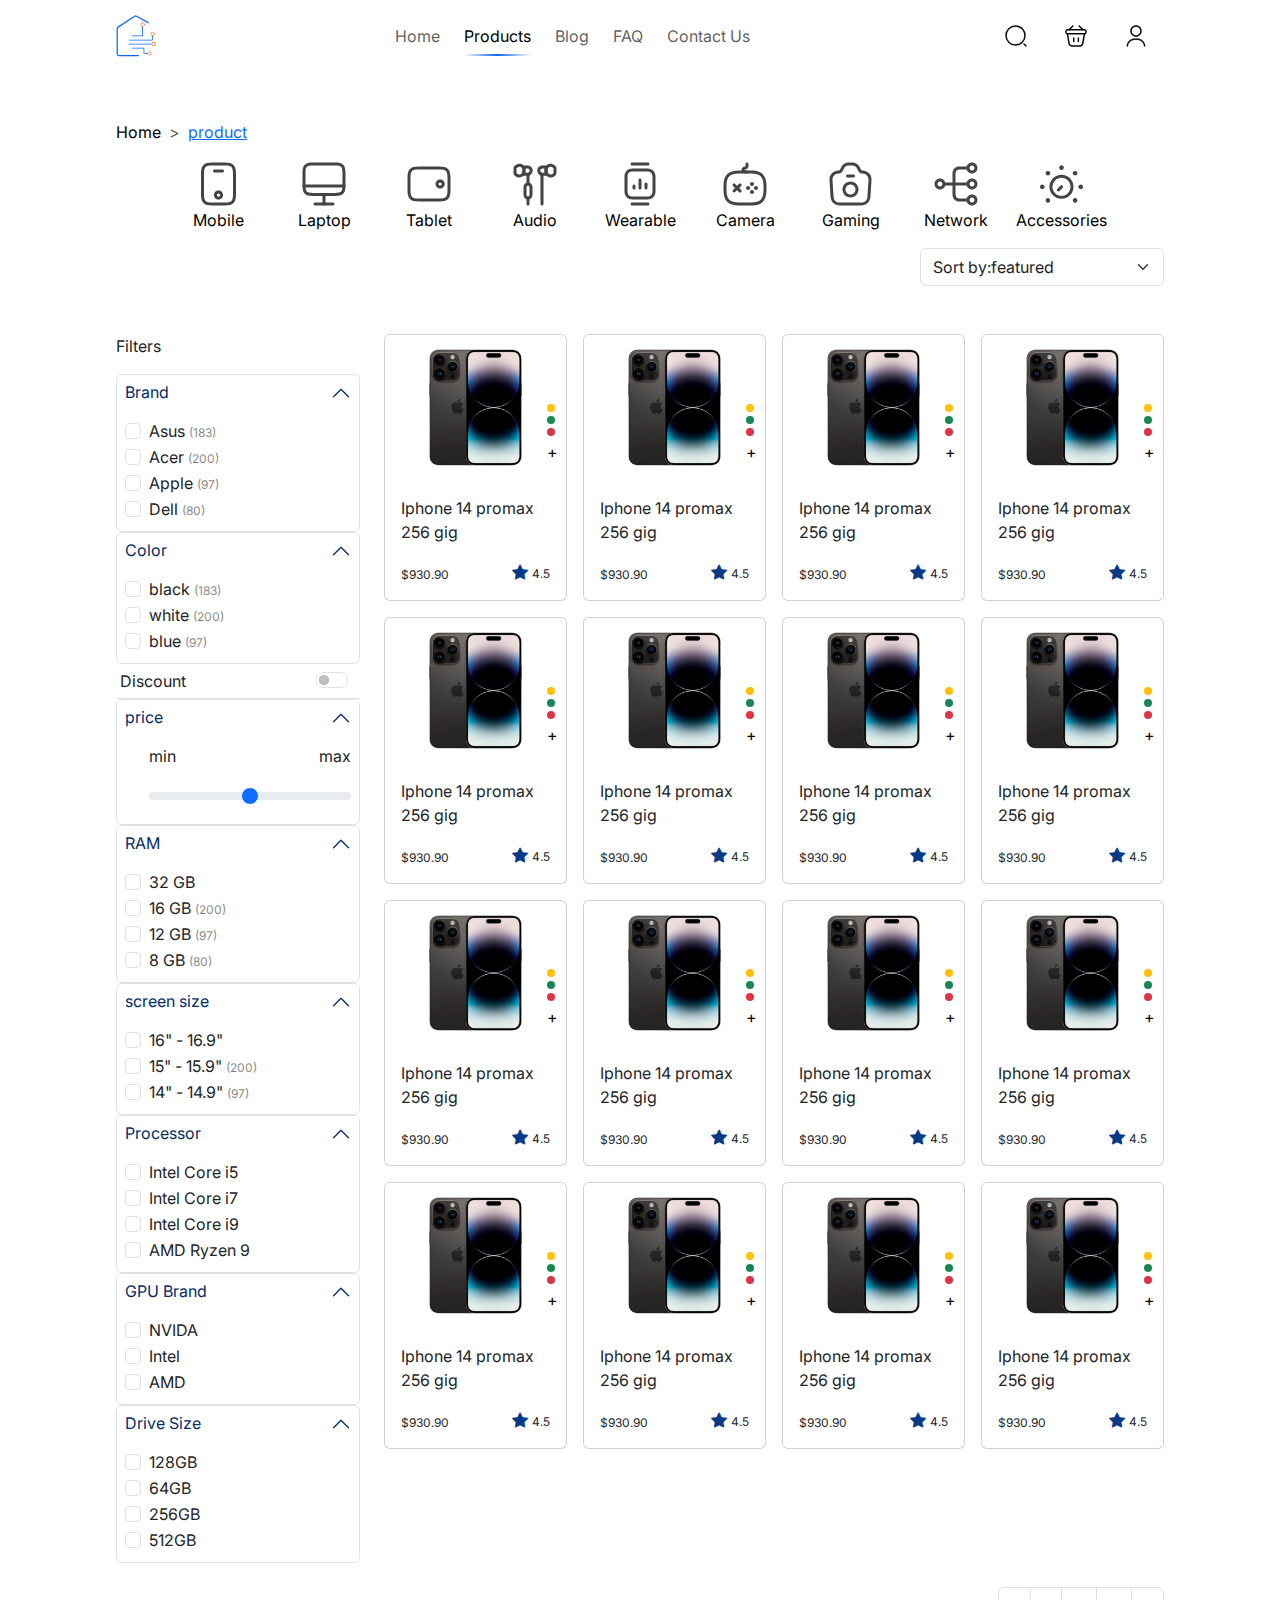
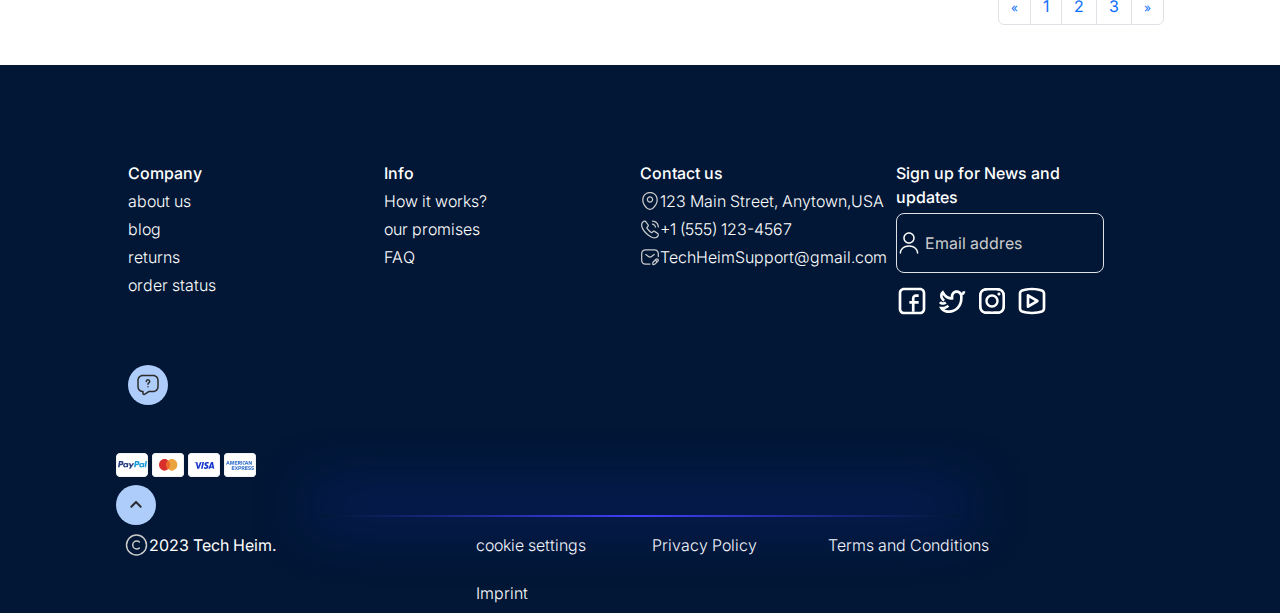
<file: product.html>
<!DOCTYPE html>
<html lang="en">
<head>
    <meta charset="UTF-8">
    <meta name="viewport" content="width=device-width, initial-scale=1.0">
    <title>Tech-Heim</title>
    <link rel="icon" href="./assets/imgs/icons/logo.svg"/>

    <link href="https://cdn.jsdelivr.net/npm/bootstrap@5.3.3/dist/css/bootstrap.min.css" rel="stylesheet" integrity="sha384-QWTKZyjpPEjISv5WaRU9OFeRpok6YctnYmDr5pNlyT2bRjXh0JMhjY6hW+ALEwIH" crossorigin="anonymous">
    <link rel="stylesheet" href="https://cdn.jsdelivr.net/npm/swiper@11/swiper-bundle.min.css"/>
    <link rel="stylesheet" href="https://cdn.jsdelivr.net/npm/bootstrap-icons/font/bootstrap-icons.css">


    <link rel="stylesheet" href="./assets/css/main.css">
</head>
<body>
    
    <!-- start navbar -->
<navbar class="navbar navbar-expand-lg navbar-light mb-5 position-sticky top-0 bg-white ">
    <div class="container  d-flex justify-content-between ">
      <img class="logo" src="./assets/imgs/icons/logo.svg" alt="logo"/>
      <button class="navbar-toggler" type="button" data-bs-toggle="collapse" data-bs-target="#navbarSupportedContent" aria-controls="navbarSupportedContent" aria-expanded="false" aria-label="Toggle navigation">
        <span class="navbar-toggler-icon"></span>
      </button>
       <div class="name mt-4 therd-col fw-bold fs-4"><p>Tech Heim</p></div>
      <div class="collapse navbar-collapse flex-grow-0 all" id="navbarSupportedContent">
        <ul class="navbar-nav  me-auto  mb-2 mb-lg-0 d-flex gap-4">
          <li class="nav-item">
            <a class="nav-link  px-0 " aria-current="page" href="index.html">Home</a>
          </li>
          <li class="nav-item  ">
            <a class="nav-link pro font-f px-0" href="./product.html">Products</a>
          </li>
          <li class="nav-item">
            <a class="nav-link px-0" href="./plog.html">Blog</a>
          </li>
          <li class="nav-item">
            <a class="nav-link px-0" href="./faq.html">FAQ</a>
          </li>

          <li class="nav-item ">
            <a class="nav-link px-0" href="./contact-us.html">Contact Us</a>
          </li>
          
        
        </ul>
    
      </div>
      <div class="icon fle">
        <img type="button" class=" m-3 search" src="./assets/imgs/icons/search-normal.svg" alt="search-icon">
        <img  type="button"class="m-3" src="./assets/imgs/icons/bag.svg" alt="bag-icon">
        <img type="button" class="m-3" src="./assets/imgs/icons/user.svg " alt="user-icon">
    
  </div>
  <div class="search-phone">
  <form class="d-flex search">
    <input class="form-control me-2 border-0" type="search" placeholder="What can we help you to find ?" aria-label="What can we help you to find ?">
    <img src="./assets/imgs/icons/search-normal.svg">
  </form>
</div>
    </div>
  </navbar>
 <!-- end nvbar -->


 <div class="container">
    <nav style="--bs-breadcrumb-divider: '>';" aria-label="breadcrumb">
        <ol class="breadcrumb">
          <li class="breadcrumb-item "><a class="text-decoration-none text-black" href="./index.html">Home</a></li>
          <li class="breadcrumb-item active" aria-current="page"> <a class="text-decoration-underline text-primary" href="./product.html">product</a>   </li>
        </ol>
      </nav>
</div>
     
<section class="products-1">
    <div class="container">
        <div class="row align-items-center justify-content-center gap-3">
            <div class="col-xl-1 col-md-3 col-sm-3 pro">
                <a href="#" class="text-decoration-none d-flex flex-column align-items-center justify-content-center ">
                    <img src="./assets/imgs/products/icon1.svg">
                    <p class="text-black">Mobile</p>
                </a>
            </div>
            <div class="col-xl-1 col-md-3 col-sm-3 pro">
                <a href="#" class="text-decoration-none d-flex flex-column align-items-center justify-content-center  ">
                    <img src="./assets/imgs/products/icon2.svg">
                    <p class="text-black">Laptop</p>
                </a>
            </div>
            <div class="col-xl-1 col-md-3 col-sm-3 pro">
                <a href="#" class="text-decoration-none d-flex flex-column align-items-center justify-content-center  ">
                    <img src="./assets/imgs/products/icon3.svg">
                    <p class="text-black">Tablet</p>
                </a>
            </div>
            <div class="col-xl-1 col-md-3 col-sm-3 pro">
                <a href="#" class="text-decoration-none d-flex flex-column align-items-center justify-content-center  ">
                    <img src="./assets/imgs/products/icon4.svg">
                    <p class="text-black">Audio</p>
                </a>
            </div>
            <div class="col-xl-1 col-md-3 col-sm-3 pro">
                <a href="#" class="text-decoration-none d-flex flex-column align-items-center justify-content-center ">
                    <img src="./assets/imgs/products/icon5.svg">
                    <p class="text-black">Wearable</p>
                </a>
            </div>
            <div class="col-xl-1 col-md-3 col-sm-3 pro">
                <a href="#" class="text-decoration-none d-flex flex-column align-items-center justify-content-center ">
                    <img src="./assets/imgs/products/icon6.svg">
                    <p class="text-black">Camera</p>
                </a>
            </div>
            <div class="col-xl-1 col-md-3 col-sm-3 pro">
                <a href="#" class="text-decoration-none d-flex flex-column align-items-center justify-content-center  ">
                    <img src="./assets/imgs/products/icon7.svg">
                    <p class="text-black">Gaming</p>
                </a>
            </div>
            <div class="col-xl-1 col-md-3 col-sm-3 pro">
                <a href="#" class="text-decoration-none d-flex flex-column align-items-center justify-content-center ">
                    <img src="./assets/imgs/products/icon8.svg">
                    <p class="text-black">Network</p>
                </a>
            </div>
            <div class="col-xl-1 col-md-3 col-sm-3  pro">
                <a href="#" class="text-decoration-none d-flex flex-column align-items-center justify-content-center ">
                    <img src="./assets/imgs/products/icon9.svg">
                    <p class="text-black">Accessories</p>
                </a>
            </div>
            </div>
    </div>
 
</section>
<section class="select mb-5">
    <div class="container">
        <div class="row">
            <div class="col-lg-9">
                <div class="filters-value">
                    <!-- by js -->
                  </div>
            </div>

            <div class="col-lg-3 col-md-3">
                <select class="form-select" aria-label="Default select example">
                    <option selected>Sort by:featured</option>
                    <option value="1">Price: ascending </option>
                    <option value="2">Price: descending </option>
                    <option value="3">New Arrivals</option>
                  </select>
            </div>
         

             
        </div>
    </div>
</section>

<section class="products">
    <div class="container">
        <div class="row">
            <div class="col-lg-3 col-md-4 col-sm-4 ppp">

                <div class="filters d-flex flex-column ">
                    <p>Filters</p>
                    <div class="accordion" id="accordionExample">
                      <div class="accordion-item">
                        <h2 class="accordion-header" id="headingOne">
                          <button class="accordion-button shadow-none p-2" type="button" data-bs-toggle="collapse" data-bs-target="#collapseOne" aria-expanded="true" aria-controls="collapseOne">
                            Brand
                          </button>
                        </h2>
                        <div id="collapseOne" class="accordion-collapse collapse show" aria-labelledby="headingOne" data-bs-parent="#accordionExample">
                          <div class="accordion-body p-2">
                            <div class="form-check">
                              <input class="form-check-input" type="checkbox" id="option1">
                              <label class="form-check-label" for="option1">Asus <span class="flex-sm-row text-black-50">(183)</span></label>
                            </div>
                            <div class="form-check">
                              <input class="form-check-input" type="checkbox" id="option2">
                              <label class="form-check-label" for="option2">Acer <span class="flex-sm-row text-black-50">(200)</span></label>
                            </div>
                            <div class="form-check">
                              <input class="form-check-input" type="checkbox" id="option3">
                              <label class="form-check-label" for="option3"> Apple <span class="flex-sm-row text-black-50">(97)</span></label>
                            </div>
                            <div class="form-check">
                              <input class="form-check-input" type="checkbox" id="option3">
                              <label class="form-check-label" for="option3"> Dell <span class="flex-sm-row text-black-50">(80)</span></label>
                            </div>
                          </div>
                        </div>
                      </div>
                    </div>

                    <div class="accordion" id="accordionExample">
                      <div class="accordion-item">
                        <h2 class="accordion-header" id="headingOne">
                          <button class="accordion-button shadow-none p-2" type="button" data-bs-toggle="collapse" data-bs-target="#collapseOne" aria-expanded="true" aria-controls="collapseOne">
                            Color
                          </button>
                        </h2>
                        <div id="collapseOne" class="accordion-collapse collapse show" aria-labelledby="headingOne" data-bs-parent="#accordionExample">
                          <div class="accordion-body p-2">
                            <div class="form-check">
                              <input class="form-check-input" type="checkbox" id="option1">
                              <label class="form-check-label" for="option1">black <span class="flex-sm-row text-black-50">(183)</span></label>
                            </div>
                            <div class="form-check">
                              <input class="form-check-input" type="checkbox" id="option2">
                              <label class="form-check-label" for="option2">white <span class="flex-sm-row text-black-50">(200)</span></label>
                            </div>
                            <div class="form-check">
                              <input class="form-check-input" type="checkbox" id="option3">
                              <label class="form-check-label" for="option3"> blue <span class="flex-sm-row text-black-50">(97)</span></label>
                            </div>
                          
                          </div>
                        </div>
                      </div>
                    </div>
                    <div class="Discount-filter d-flex align-items-center justify-content-between border-bottom p-1">
                      <p class="mb-0 ">Discount </p>
                      <div class="form-check form-switch">
                        <input class="form-check-input" type="checkbox" id="flexSwitchCheckDefault">
                      </div>
                    </div>

                    <div class="accordion" id="accordionExample">
                      <div class="accordion-item">
                        <h2 class="accordion-header" id="headingOne">
                          <button class="accordion-button shadow-none p-2" type="button" data-bs-toggle="collapse" data-bs-target="#collapseOne" aria-expanded="true" aria-controls="collapseOne">
                            price
                          </button>
                        </h2>
                        <div id="collapseOne" class="accordion-collapse collapse show" aria-labelledby="headingOne" data-bs-parent="#accordionExample">
                          <div class="accordion-body p-2">
                            <div class="form-check">
                              
                             
                                <div class="min-max d-flex align-self-center justify-content-between">
                                <p>min</p>
                                <p>max</p></div>
                            
                              <input type="range" class="form-range" id="customRange1">
                              
                            </div>
                           
                            </div>
                            
                </div>
                </div>
                </div>
                <div class="accordion" id="accordionExample">
                  <div class="accordion-item">
                    <h2 class="accordion-header" id="headingOne">
                      <button class="accordion-button shadow-none p-2" type="button" data-bs-toggle="collapse" data-bs-target="#collapseOne" aria-expanded="true" aria-controls="collapseOne">
                        RAM
                      </button>
                    </h2>
                    <div id="collapseOne" class="accordion-collapse collapse show" aria-labelledby="headingOne" data-bs-parent="#accordionExample">
                      <div class="accordion-body p-2">
                        <div class="form-check">
                          <input class="form-check-input" type="checkbox" id="option1">
                          <label class="form-check-label" for="option1">32 GB </label>
                        </div>
                        <div class="form-check">
                          <input class="form-check-input" type="checkbox" id="option2">
                          <label class="form-check-label" for="option2">16  GB <span class="flex-sm-row text-black-50">(200)</span></label>
                        </div>
                        <div class="form-check">
                          <input class="form-check-input" type="checkbox" id="option3">
                          <label class="form-check-label" for="option3"> 12  GB <span class="flex-sm-row text-black-50">(97)</span></label>
                        </div>
                        <div class="form-check">
                          <input class="form-check-input" type="checkbox" id="option3">
                          <label class="form-check-label" for="option3"> 8  GB <span class="flex-sm-row text-black-50">(80)</span></label>
                        </div>
                      </div>
                    </div>
                  </div>
                </div>

                <div class="accordion" id="accordionExample">
                  <div class="accordion-item">
                    <h2 class="accordion-header" id="headingOne">
                      <button class="accordion-button shadow-none p-2" type="button" data-bs-toggle="collapse" data-bs-target="#collapseOne" aria-expanded="true" aria-controls="collapseOne">
                        screen size
                      </button>
                    </h2>
                    <div id="collapseOne" class="accordion-collapse collapse show" aria-labelledby="headingOne" data-bs-parent="#accordionExample">
                      <div class="accordion-body p-2">
                        <div class="form-check">
                          <input class="form-check-input" type="checkbox" id="option1">
                          <label class="form-check-label" for="option1">16" - 16.9" </label>
                        </div>
                        <div class="form-check">
                          <input class="form-check-input" type="checkbox" id="option2">
                          <label class="form-check-label" for="option2">15" - 15.9" <span class="flex-sm-row text-black-50">(200)</span></label>
                        </div>
                        <div class="form-check">
                          <input class="form-check-input" type="checkbox" id="option3">
                          <label class="form-check-label" for="option3"> 14" - 14.9" <span class="flex-sm-row text-black-50">(97)</span></label>
                        </div>
                      
                      </div>
                    </div>
                  </div>
                </div>
                <div class="accordion" id="accordionExample">
                  <div class="accordion-item">
                    <h2 class="accordion-header" id="headingOne">
                      <button class="accordion-button shadow-none p-2" type="button" data-bs-toggle="collapse" data-bs-target="#collapseOne" aria-expanded="true" aria-controls="collapseOne">
                        Processor
                      </button>
                    </h2>
                    <div id="collapseOne" class="accordion-collapse collapse show" aria-labelledby="headingOne" data-bs-parent="#accordionExample">
                      <div class="accordion-body p-2">
                        <div class="form-check">
                          <input class="form-check-input" type="checkbox" id="option1">
                          <label class="form-check-label" for="option1">Intel Core i5 </label>
                        </div>
                        <div class="form-check">
                          <input class="form-check-input" type="checkbox" id="option2">
                          <label class="form-check-label" for="option2">Intel Core i7 </label>
                        </div>
                        <div class="form-check">
                          <input class="form-check-input" type="checkbox" id="option3">
                          <label class="form-check-label" for="option3"> Intel Core i9 </label>
                        </div>
                        <div class="form-check">
                          <input class="form-check-input" type="checkbox" id="option3">
                          <label class="form-check-label" for="option3"> AMD Ryzen 9 </label>
                        </div>
                      </div>
                    </div>
                  </div>
                </div>

                <div class="accordion" id="accordionExample">
                  <div class="accordion-item">
                    <h2 class="accordion-header" id="headingOne">
                      <button class="accordion-button shadow-none p-2" type="button" data-bs-toggle="collapse" data-bs-target="#collapseOne" aria-expanded="true" aria-controls="collapseOne">
                        GPU Brand
                      </button>
                    </h2>
                    <div id="collapseOne" class="accordion-collapse collapse show" aria-labelledby="headingOne" data-bs-parent="#accordionExample">
                      <div class="accordion-body p-2">
                        <div class="form-check">
                          <input class="form-check-input" type="checkbox" id="option1">
                          <label class="form-check-label" for="option1">NVIDA </label>
                        </div>
                        <div class="form-check">
                          <input class="form-check-input" type="checkbox" id="option2">
                          <label class="form-check-label" for="option2">Intel </label>
                        </div>
                        <div class="form-check">
                          <input class="form-check-input" type="checkbox" id="option3">
                          <label class="form-check-label" for="option3"> AMD </label>
                        </div>
                      
                      </div>
                    </div>
                  </div>
                </div>
                  <div class="accordion" id="accordionExample">
                    <div class="accordion-item">
                      <h2 class="accordion-header" id="headingOne">
                        <button class="accordion-button shadow-none p-2" type="button" data-bs-toggle="collapse" data-bs-target="#collapseOne" aria-expanded="true" aria-controls="collapseOne">
                          Drive Size                        </button>
                      </h2>
                      <div id="collapseOne" class="accordion-collapse collapse show" aria-labelledby="headingOne" data-bs-parent="#accordionExample">
                        <div class="accordion-body p-2">
                          <div class="form-check">
                            <input class="form-check-input" type="checkbox" id="option1">
                            <label class="form-check-label" for="option1">128GB </label>
                          </div>
                          <div class="form-check">
                            <input class="form-check-input" type="checkbox" id="option2">
                            <label class="form-check-label" for="option2">64GB </label>
                          </div>
                          <div class="form-check">
                            <input class="form-check-input" type="checkbox" id="option3">
                            <label class="form-check-label" for="option3"> 256GB </label>
                          </div>
                          <div class="form-check">
                            <input class="form-check-input" type="checkbox" id="option3">
                            <label class="form-check-label" for="option3"> 512GB </label>
                          </div>
                        </div>
                      </div>
                    </div>
                    
            </div>
            </div>
            </div>
             <div class="col-lg-9 col-md-8 col-sm-8 pp">
               <div class="row g-3 align-items-center justify-content-center">
                <div class="col-lg-3 col-md-6 col-sm-6 pro">
                  <div class="card d-flex flex-column justify-content-between position-relative " >
                    <div class="dots d-flex gap-1 flex-column align-items-start position-absolute justify-content-center">
                 <button class="rounded-circle bg-warning p-1 border-0 change-image" 
                         data-img="./assets/imgs/New Products/iphone-white-removebg-preview.png"></button>
                 <button class="rounded-circle bg-success p-1 border-0 change-image" 
                         data-img=" ./assets/imgs/New Products/green-removebg-preview.png"></button>
                 <button class="rounded-circle bg-danger p-1 border-0 change-image" 
                         data-img="./assets/imgs/New Products/iphone-red-removebg-preview.png"></button>
                 <button class="border-0 bg-transparent" style="cursor:pointer;">+</button>
               </div>
              
               <img class="heart position-absolute" 
               src="./assets/imgs/icons/heart.svg"  data-img="./assets/imgs/icons/heart-bold.svg"
               alt="Heart Icon" >
                      
                    <div class="image-wrapper position-relative d-flex align-items-center justify-content-center">
                      <img src="./assets/imgs/New Products/image1.png" class="card-img-top product-image" alt="iphone">
                    </div>
                    <div class="card-body">
                      <p class="card-text">Iphone 14 promax 256 gig</p>
                      <div class="rating d-flex justify-content-between align-items-end">
                         <span>$930.90</span>
                         <div>
                          <i class="bi bi-star-fill text-four-col"></i>
                          <span>4.5</span>
                         </div>
                        
                    </div>
                    
                    </div>
                  </div> 
                </div>

                <div class="col-lg-3 col-md-6 col-sm-6 pro">
                  <div class="card d-flex flex-column justify-content-between position-relative " >
                    <div class="dots d-flex gap-1 flex-column align-items-start position-absolute justify-content-center">
                 <button class="rounded-circle bg-warning p-1 border-0 change-image" 
                         data-img="./assets/imgs/New Products/iphone-white-removebg-preview.png"></button>
                 <button class="rounded-circle bg-success p-1 border-0 change-image" 
                         data-img=" ./assets/imgs/New Products/green-removebg-preview.png"></button>
                 <button class="rounded-circle bg-danger p-1 border-0 change-image" 
                         data-img="./assets/imgs/New Products/iphone-red-removebg-preview.png"></button>
                 <button class="border-0 bg-transparent" style="cursor:pointer;">+</button>
               </div>
              
               <img class="heart position-absolute" 
               src="./assets/imgs/icons/heart.svg"  data-img="./assets/imgs/icons/heart-bold.svg"
               alt="Heart Icon" >
                      
                    <div class="image-wrapper position-relative d-flex align-items-center justify-content-center">
                      <img src="./assets/imgs/New Products/image1.png" class="card-img-top product-image" alt="iphone">
                    </div>
                    <div class="card-body">
                      <p class="card-text">Iphone 14 promax 256 gig</p>
                      <div class="rating d-flex justify-content-between align-items-end">
                         <span>$930.90</span>
                         <div>
                          <i class="bi bi-star-fill text-four-col"></i>
                          <span>4.5</span>
                         </div>
                        
                    </div>
                    
                    </div>
                  </div>
                </div>
                <div class="col-lg-3 col-md-6 col-sm-6 pro">
                  <div class="card d-flex flex-column justify-content-between position-relative " >
                    <div class="dots d-flex gap-1 flex-column align-items-start position-absolute justify-content-center">
                 <button class="rounded-circle bg-warning p-1 border-0 change-image" 
                         data-img="./assets/imgs/New Products/iphone-white-removebg-preview.png"></button>
                 <button class="rounded-circle bg-success p-1 border-0 change-image" 
                         data-img=" ./assets/imgs/New Products/green-removebg-preview.png"></button>
                 <button class="rounded-circle bg-danger p-1 border-0 change-image" 
                         data-img="./assets/imgs/New Products/iphone-red-removebg-preview.png"></button>
                 <button class="border-0 bg-transparent" style="cursor:pointer;">+</button>
               </div>
              
               <img class="heart position-absolute" 
               src="./assets/imgs/icons/heart.svg"  data-img="./assets/imgs/icons/heart-bold.svg"
               alt="Heart Icon" >
                      
                    <div class="image-wrapper position-relative d-flex align-items-center justify-content-center">
                      <img src="./assets/imgs/New Products/image1.png" class="card-img-top product-image" alt="iphone">
                    </div>
                    <div class="card-body">
                      <p class="card-text">Iphone 14 promax 256 gig</p>
                      <div class="rating d-flex justify-content-between align-items-end">
                         <span>$930.90</span>
                         <div>
                          <i class="bi bi-star-fill text-four-col"></i>
                          <span>4.5</span>
                         </div>
                        
                    </div>
                    
                    </div>
                  </div>
                </div>
                <div class="col-lg-3 col-md-6 col-sm-6 pro">
                  <div class="card d-flex flex-column justify-content-between position-relative " >
                    <div class="dots d-flex gap-1 flex-column align-items-start position-absolute justify-content-center">
                 <button class="rounded-circle bg-warning p-1 border-0 change-image" 
                         data-img="./assets/imgs/New Products/iphone-white-removebg-preview.png"></button>
                 <button class="rounded-circle bg-success p-1 border-0 change-image" 
                         data-img=" ./assets/imgs/New Products/green-removebg-preview.png"></button>
                 <button class="rounded-circle bg-danger p-1 border-0 change-image" 
                         data-img="./assets/imgs/New Products/iphone-red-removebg-preview.png"></button>
                 <button class="border-0 bg-transparent" style="cursor:pointer;">+</button>
               </div>
              
               <img class="heart position-absolute" 
               src="./assets/imgs/icons/heart.svg"  data-img="./assets/imgs/icons/heart-bold.svg"
               alt="Heart Icon" >
                      
                    <div class="image-wrapper position-relative d-flex align-items-center justify-content-center">
                      <img src="./assets/imgs/New Products/image1.png" class="card-img-top product-image" alt="iphone">
                    </div>
                    <div class="card-body">
                      <p class="card-text">Iphone 14 promax 256 gig</p>
                      <div class="rating d-flex justify-content-between align-items-end">
                         <span>$930.90</span>
                         <div>
                          <i class="bi bi-star-fill text-four-col"></i>
                          <span>4.5</span>
                         </div>
                        
                    </div>
                    
                    </div>
                  </div>
                </div>
                <div class="col-lg-3 col-md-6 col-sm-6 pro">
                  <div class="card d-flex flex-column justify-content-between position-relative " >
                    <div class="dots d-flex gap-1 flex-column align-items-start position-absolute justify-content-center">
                 <button class="rounded-circle bg-warning p-1 border-0 change-image" 
                         data-img="./assets/imgs/New Products/iphone-white-removebg-preview.png"></button>
                 <button class="rounded-circle bg-success p-1 border-0 change-image" 
                         data-img=" ./assets/imgs/New Products/green-removebg-preview.png"></button>
                 <button class="rounded-circle bg-danger p-1 border-0 change-image" 
                         data-img="./assets/imgs/New Products/iphone-red-removebg-preview.png"></button>
                 <button class="border-0 bg-transparent" style="cursor:pointer;">+</button>
               </div>
              
               <img class="heart position-absolute" 
               src="./assets/imgs/icons/heart.svg"  data-img="./assets/imgs/icons/heart-bold.svg"
               alt="Heart Icon" >
                      
                    <div class="image-wrapper position-relative d-flex align-items-center justify-content-center">
                      <img src="./assets/imgs/New Products/image1.png" class="card-img-top product-image" alt="iphone">
                    </div>
                    <div class="card-body">
                      <p class="card-text">Iphone 14 promax 256 gig</p>
                      <div class="rating d-flex justify-content-between align-items-end">
                         <span>$930.90</span>
                         <div>
                          <i class="bi bi-star-fill text-four-col"></i>
                          <span>4.5</span>
                         </div>
                        
                    </div>
                    
                    </div>
                  </div>
                </div>
                <div class="col-lg-3 col-md-6 col-sm-6 pro">
                  <div class="card d-flex flex-column justify-content-between position-relative " >
                    <div class="dots d-flex gap-1 flex-column align-items-start position-absolute justify-content-center">
                 <button class="rounded-circle bg-warning p-1 border-0 change-image" 
                         data-img="./assets/imgs/New Products/iphone-white-removebg-preview.png"></button>
                 <button class="rounded-circle bg-success p-1 border-0 change-image" 
                         data-img=" ./assets/imgs/New Products/green-removebg-preview.png"></button>
                 <button class="rounded-circle bg-danger p-1 border-0 change-image" 
                         data-img="./assets/imgs/New Products/iphone-red-removebg-preview.png"></button>
                 <button class="border-0 bg-transparent" style="cursor:pointer;">+</button>
               </div>
              
               <img class="heart position-absolute" 
               src="./assets/imgs/icons/heart.svg"  data-img="./assets/imgs/icons/heart-bold.svg"
               alt="Heart Icon" >
                      
                    <div class="image-wrapper position-relative d-flex align-items-center justify-content-center">
                      <img src="./assets/imgs/New Products/image1.png" class="card-img-top product-image" alt="iphone">
                    </div>
                    <div class="card-body">
                      <p class="card-text">Iphone 14 promax 256 gig</p>
                      <div class="rating d-flex justify-content-between align-items-end">
                         <span>$930.90</span>
                         <div>
                          <i class="bi bi-star-fill text-four-col"></i>
                          <span>4.5</span>
                         </div>
                        
                    </div>
                    
                    </div>
                  </div>
                </div>
                <div class="col-lg-3 col-md-6 col-sm-6 pro">
                  <div class="card d-flex flex-column justify-content-between position-relative " >
                    <div class="dots d-flex gap-1 flex-column align-items-start position-absolute justify-content-center">
                 <button class="rounded-circle bg-warning p-1 border-0 change-image" 
                         data-img="./assets/imgs/New Products/iphone-white-removebg-preview.png"></button>
                 <button class="rounded-circle bg-success p-1 border-0 change-image" 
                         data-img=" ./assets/imgs/New Products/green-removebg-preview.png"></button>
                 <button class="rounded-circle bg-danger p-1 border-0 change-image" 
                         data-img="./assets/imgs/New Products/iphone-red-removebg-preview.png"></button>
                 <button class="border-0 bg-transparent" style="cursor:pointer;">+</button>
               </div>
              
               <img class="heart position-absolute" 
               src="./assets/imgs/icons/heart.svg"  data-img="./assets/imgs/icons/heart-bold.svg"
               alt="Heart Icon" >
                      
                    <div class="image-wrapper position-relative d-flex align-items-center justify-content-center">
                      <img src="./assets/imgs/New Products/image1.png" class="card-img-top product-image" alt="iphone">
                    </div>
                    <div class="card-body">
                      <p class="card-text">Iphone 14 promax 256 gig</p>
                      <div class="rating d-flex justify-content-between align-items-end">
                         <span>$930.90</span>
                         <div>
                          <i class="bi bi-star-fill text-four-col"></i>
                          <span>4.5</span>
                         </div>
                        
                    </div>
                    
                    </div>
                  </div>
                </div>
                <div class="col-lg-3 col-md-6 col-sm-6 pro">
                  <div class="card d-flex flex-column justify-content-between position-relative " >
                    <div class="dots d-flex gap-1 flex-column align-items-start position-absolute justify-content-center">
                 <button class="rounded-circle bg-warning p-1 border-0 change-image" 
                         data-img="./assets/imgs/New Products/iphone-white-removebg-preview.png"></button>
                 <button class="rounded-circle bg-success p-1 border-0 change-image" 
                         data-img=" ./assets/imgs/New Products/green-removebg-preview.png"></button>
                 <button class="rounded-circle bg-danger p-1 border-0 change-image" 
                         data-img="./assets/imgs/New Products/iphone-red-removebg-preview.png"></button>
                 <button class="border-0 bg-transparent" style="cursor:pointer;">+</button>
               </div>
              
               <img class="heart position-absolute" 
               src="./assets/imgs/icons/heart.svg"  data-img="./assets/imgs/icons/heart-bold.svg"
               alt="Heart Icon" >
                      
                    <div class="image-wrapper position-relative d-flex align-items-center justify-content-center">
                      <img src="./assets/imgs/New Products/image1.png" class="card-img-top product-image" alt="iphone">
                    </div>
                    <div class="card-body">
                      <p class="card-text">Iphone 14 promax 256 gig</p>
                      <div class="rating d-flex justify-content-between align-items-end">
                         <span>$930.90</span>
                         <div>
                          <i class="bi bi-star-fill text-four-col"></i>
                          <span>4.5</span>
                         </div>
                        
                    </div>
                    
                    </div>
                  </div>
                </div>
                <div class="col-lg-3 col-md-6 col-sm-6 pro">
                  <div class="card d-flex flex-column justify-content-between position-relative " >
                    <div class="dots d-flex gap-1 flex-column align-items-start position-absolute justify-content-center">
                 <button class="rounded-circle bg-warning p-1 border-0 change-image" 
                         data-img="./assets/imgs/New Products/iphone-white-removebg-preview.png"></button>
                 <button class="rounded-circle bg-success p-1 border-0 change-image" 
                         data-img=" ./assets/imgs/New Products/green-removebg-preview.png"></button>
                 <button class="rounded-circle bg-danger p-1 border-0 change-image" 
                         data-img="./assets/imgs/New Products/iphone-red-removebg-preview.png"></button>
                 <button class="border-0 bg-transparent" style="cursor:pointer;">+</button>
               </div>
              
               <img class="heart position-absolute" 
               src="./assets/imgs/icons/heart.svg"  data-img="./assets/imgs/icons/heart-bold.svg"
               alt="Heart Icon" >
                      
                    <div class="image-wrapper position-relative d-flex align-items-center justify-content-center">
                      <img src="./assets/imgs/New Products/image1.png" class="card-img-top product-image" alt="iphone">
                    </div>
                    <div class="card-body">
                      <p class="card-text">Iphone 14 promax 256 gig</p>
                      <div class="rating d-flex justify-content-between align-items-end">
                         <span>$930.90</span>
                         <div>
                          <i class="bi bi-star-fill text-four-col"></i>
                          <span>4.5</span>
                         </div>
                        
                    </div>
                    
                    </div>
                  </div>
                </div>
                <div class="col-lg-3 col-md-6 col-sm-6 pro">
                  <div class="card d-flex flex-column justify-content-between position-relative " >
                    <div class="dots d-flex gap-1 flex-column align-items-start position-absolute justify-content-center">
                 <button class="rounded-circle bg-warning p-1 border-0 change-image" 
                         data-img="./assets/imgs/New Products/iphone-white-removebg-preview.png"></button>
                 <button class="rounded-circle bg-success p-1 border-0 change-image" 
                         data-img=" ./assets/imgs/New Products/green-removebg-preview.png"></button>
                 <button class="rounded-circle bg-danger p-1 border-0 change-image" 
                         data-img="./assets/imgs/New Products/iphone-red-removebg-preview.png"></button>
                 <button class="border-0 bg-transparent" style="cursor:pointer;">+</button>
               </div>
              
               <img class="heart position-absolute" 
               src="./assets/imgs/icons/heart.svg"  data-img="./assets/imgs/icons/heart-bold.svg"
               alt="Heart Icon" >
                      
                    <div class="image-wrapper position-relative d-flex align-items-center justify-content-center">
                      <img src="./assets/imgs/New Products/image1.png" class="card-img-top product-image" alt="iphone">
                    </div>
                    <div class="card-body">
                      <p class="card-text">Iphone 14 promax 256 gig</p>
                      <div class="rating d-flex justify-content-between align-items-end">
                         <span>$930.90</span>
                         <div>
                          <i class="bi bi-star-fill text-four-col"></i>
                          <span>4.5</span>
                         </div>
                        
                    </div>
                    
                    </div>
                  </div>
                </div>
                <div class="col-lg-3 col-md-6 col-sm-6 pro">
                  <div class="card d-flex flex-column justify-content-between position-relative " >
                    <div class="dots d-flex gap-1 flex-column align-items-start position-absolute justify-content-center">
                 <button class="rounded-circle bg-warning p-1 border-0 change-image" 
                         data-img="./assets/imgs/New Products/iphone-white-removebg-preview.png"></button>
                 <button class="rounded-circle bg-success p-1 border-0 change-image" 
                         data-img=" ./assets/imgs/New Products/green-removebg-preview.png"></button>
                 <button class="rounded-circle bg-danger p-1 border-0 change-image" 
                         data-img="./assets/imgs/New Products/iphone-red-removebg-preview.png"></button>
                 <button class="border-0 bg-transparent" style="cursor:pointer;">+</button>
               </div>
              
               <img class="heart position-absolute" 
               src="./assets/imgs/icons/heart.svg"  data-img="./assets/imgs/icons/heart-bold.svg"
               alt="Heart Icon" >
                      
                    <div class="image-wrapper position-relative d-flex align-items-center justify-content-center">
                      <img src="./assets/imgs/New Products/image1.png" class="card-img-top product-image" alt="iphone">
                    </div>
                    <div class="card-body">
                      <p class="card-text">Iphone 14 promax 256 gig</p>
                      <div class="rating d-flex justify-content-between align-items-end">
                         <span>$930.90</span>
                         <div>
                          <i class="bi bi-star-fill text-four-col"></i>
                          <span>4.5</span>
                         </div>
                        
                    </div>
                    
                    </div>
                  </div>
                </div>

             

                <div class="col-lg-3 col-md-6 col-sm-6 pro">
                  <div class="card d-flex flex-column justify-content-between position-relative " >
                    <div class="dots d-flex gap-1 flex-column align-items-start position-absolute justify-content-center">
                 <button class="rounded-circle bg-warning p-1 border-0 change-image" 
                         data-img="./assets/imgs/New Products/iphone-white-removebg-preview.png"></button>
                 <button class="rounded-circle bg-success p-1 border-0 change-image" 
                         data-img=" ./assets/imgs/New Products/green-removebg-preview.png"></button>
                 <button class="rounded-circle bg-danger p-1 border-0 change-image" 
                         data-img="./assets/imgs/New Products/iphone-red-removebg-preview.png"></button>
                 <button class="border-0 bg-transparent" style="cursor:pointer;">+</button>
               </div>
              
               <img class="heart position-absolute" 
               src="./assets/imgs/icons/heart.svg"  data-img="./assets/imgs/icons/heart-bold.svg"
               alt="Heart Icon" >
                      
                    <div class="image-wrapper position-relative d-flex align-items-center justify-content-center">
                      <img src="./assets/imgs/New Products/image1.png" class="card-img-top product-image" alt="iphone">
                    </div>
                    <div class="card-body">
                      <p class="card-text">Iphone 14 promax 256 gig</p>
                      <div class="rating d-flex justify-content-between align-items-end">
                         <span>$930.90</span>
                         <div>
                          <i class="bi bi-star-fill text-four-col"></i>
                          <span>4.5</span>
                         </div>
                        
                    </div>
                    
                    </div>
                  </div>
                </div>

                <div class="col-lg-3 col-md-6 col-sm-6 pro">
                  <div class="card d-flex flex-column justify-content-between position-relative " >
                    <div class="dots d-flex gap-1 flex-column align-items-start position-absolute justify-content-center">
                 <button class="rounded-circle bg-warning p-1 border-0 change-image" 
                         data-img="./assets/imgs/New Products/iphone-white-removebg-preview.png"></button>
                 <button class="rounded-circle bg-success p-1 border-0 change-image" 
                         data-img=" ./assets/imgs/New Products/green-removebg-preview.png"></button>
                 <button class="rounded-circle bg-danger p-1 border-0 change-image" 
                         data-img="./assets/imgs/New Products/iphone-red-removebg-preview.png"></button>
                 <button class="border-0 bg-transparent" style="cursor:pointer;">+</button>
               </div>
              
               <img class="heart position-absolute" 
               src="./assets/imgs/icons/heart.svg"  data-img="./assets/imgs/icons/heart-bold.svg"
               alt="Heart Icon" >
                      
                    <div class="image-wrapper position-relative d-flex align-items-center justify-content-center">
                      <img src="./assets/imgs/New Products/image1.png" class="card-img-top product-image" alt="iphone">
                    </div>
                    <div class="card-body">
                      <p class="card-text">Iphone 14 promax 256 gig</p>
                      <div class="rating d-flex justify-content-between align-items-end">
                         <span>$930.90</span>
                         <div>
                          <i class="bi bi-star-fill text-four-col"></i>
                          <span>4.5</span>
                         </div>
                        
                    </div>
                    
                    </div>
                  </div>
                </div>
                <div class="col-lg-3 col-md-6 col-sm-6 pro">
                  <div class="card d-flex flex-column justify-content-between position-relative " >
                    <div class="dots d-flex gap-1 flex-column align-items-start position-absolute justify-content-center">
                 <button class="rounded-circle bg-warning p-1 border-0 change-image" 
                         data-img="./assets/imgs/New Products/iphone-white-removebg-preview.png"></button>
                 <button class="rounded-circle bg-success p-1 border-0 change-image" 
                         data-img=" ./assets/imgs/New Products/green-removebg-preview.png"></button>
                 <button class="rounded-circle bg-danger p-1 border-0 change-image" 
                         data-img="./assets/imgs/New Products/iphone-red-removebg-preview.png"></button>
                 <button class="border-0 bg-transparent" style="cursor:pointer;">+</button>
               </div>
              
               <img class="heart position-absolute" 
               src="./assets/imgs/icons/heart.svg"  data-img="./assets/imgs/icons/heart-bold.svg"
               alt="Heart Icon" >
                      
                    <div class="image-wrapper position-relative d-flex align-items-center justify-content-center">
                      <img src="./assets/imgs/New Products/image1.png" class="card-img-top product-image" alt="iphone">
                    </div>
                    <div class="card-body">
                      <p class="card-text">Iphone 14 promax 256 gig</p>
                      <div class="rating d-flex justify-content-between align-items-end">
                         <span>$930.90</span>
                         <div>
                          <i class="bi bi-star-fill text-four-col"></i>
                          <span>4.5</span>
                         </div>
                        
                    </div>
                    
                    </div>
                  </div>
                </div>
                <div class="col-lg-3 col-md-6 col-sm-6 pro">
                  <div class="card d-flex flex-column justify-content-between position-relative " >
                    <div class="dots d-flex gap-1 flex-column align-items-start position-absolute justify-content-center">
                 <button class="rounded-circle bg-warning p-1 border-0 change-image" 
                         data-img="./assets/imgs/New Products/iphone-white-removebg-preview.png"></button>
                 <button class="rounded-circle bg-success p-1 border-0 change-image" 
                         data-img=" ./assets/imgs/New Products/green-removebg-preview.png"></button>
                 <button class="rounded-circle bg-danger p-1 border-0 change-image" 
                         data-img="./assets/imgs/New Products/iphone-red-removebg-preview.png"></button>
                 <button class="border-0 bg-transparent" style="cursor:pointer;">+</button>
               </div>
              
               <img class="heart position-absolute" 
               src="./assets/imgs/icons/heart.svg"  data-img="./assets/imgs/icons/heart-bold.svg"
               alt="Heart Icon" >
                      
                    <div class="image-wrapper position-relative d-flex align-items-center justify-content-center">
                      <img src="./assets/imgs/New Products/image1.png" class="card-img-top product-image" alt="iphone">
                    </div>
                    <div class="card-body">
                      <p class="card-text">Iphone 14 promax 256 gig</p>
                      <div class="rating d-flex justify-content-between align-items-end">
                         <span>$930.90</span>
                         <div>
                          <i class="bi bi-star-fill text-four-col"></i>
                          <span>4.5</span>
                         </div>
                        
                    </div>
                    
                    </div>
                  </div>
                </div>
                <div class="col-lg-3 col-md-6 col-sm-6 pro">
                  <div class="card d-flex flex-column justify-content-between position-relative " >
                    <div class="dots d-flex gap-1 flex-column align-items-start position-absolute justify-content-center">
                 <button class="rounded-circle bg-warning p-1 border-0 change-image" 
                         data-img="./assets/imgs/New Products/iphone-white-removebg-preview.png"></button>
                 <button class="rounded-circle bg-success p-1 border-0 change-image" 
                         data-img=" ./assets/imgs/New Products/green-removebg-preview.png"></button>
                 <button class="rounded-circle bg-danger p-1 border-0 change-image" 
                         data-img="./assets/imgs/New Products/iphone-red-removebg-preview.png"></button>
                 <button class="border-0 bg-transparent" style="cursor:pointer;">+</button>
               </div>
              
               <img class="heart position-absolute" 
               src="./assets/imgs/icons/heart.svg"  data-img="./assets/imgs/icons/heart-bold.svg"
               alt="Heart Icon" >
                      
                    <div class="image-wrapper position-relative d-flex align-items-center justify-content-center">
                      <img src="./assets/imgs/New Products/image1.png" class="card-img-top product-image" alt="iphone">
                    </div>
                    <div class="card-body">
                      <p class="card-text">Iphone 14 promax 256 gig</p>
                      <div class="rating d-flex justify-content-between align-items-end">
                         <span>$930.90</span>
                         <div>
                          <i class="bi bi-star-fill text-four-col"></i>
                          <span>4.5</span>
                         </div>
                        
                    </div>
                    
                    </div>
                  </div>
                </div>
               </div>

             </div>
                
        </div>
    </div>
</section>
<div class="container d-flex justify-content-end mt-4">
  <nav aria-label="Page navigation example">
    <ul class="pagination">
      <li class="page-item">
        <a class="page-link" href="#" aria-label="Previous">
          <span aria-hidden="true">&laquo;</span>
        </a>
      </li>
      <li class="page-item"><a class="page-link" href="#">1</a></li>
      <li class="page-item"><a class="page-link" href="#">2</a></li>
      <li class="page-item"><a class="page-link" href="#">3</a></li>
      <li class="page-item">
        <a class="page-link" href="#" aria-label="Next">
          <span aria-hidden="true">&raquo;</span>
        </a>
      </li>
    </ul>
  </nav>

</div>


     <!-- start footer -->
     <section class="footer mt-5 seven-bgacol ">
        <div class="container">
          <div class="row mb-5 g-4">
            <div class="row d-flex align-items-start justify-content-start col-xxl-12 g-5  ">
              <div class="col-xxl-2 col-xl-3 col-md-4 col-sm-6 d-flex justify-content-start align-items-center">
                <div class="company d-flex flex-column gap-1 " >
                  <p class="text-white fw-medium mb-0">Company</p>
                  <a href="#" class="text-decoration-none text-white fw-light">about us</a>
                  <a href="#" class="text-decoration-none text-white fw-light">blog</a>
                  <a href="#" class="text-decoration-none text-white fw-light">returns</a>
                  <a href="#" class="text-decoration-none text-white fw-light">order status </a>
                  
                </div>
              </div>
              
               <div class="col-xxl-2 col-xl-3 col-md-4 col-sm-6 d-flex justify-content-start align-items-center">
                <div class="info d-flex flex-column gap-1">
                  <p class="text-white fw-medium mb-0">Info</p>
                  <a href="#" class="text-decoration-none text-white fw-light">How it works?</a>
                  <a href="#" class="text-decoration-none text-white fw-light">our promises</a>
                  <a href="#" class="text-decoration-none text-white fw-light">FAQ</a>
                </div>
               </div>
              
                <div class="col-xxl-4 col-xl-3 col-md-4 col-sm-6 d-flex  align-items-center">
                  <div class="Contact-us d-flex flex-column justify-content-center align-items-start gap-1 ">
                    <p class="text-white fw-medium mb-0">Contact us</p>
                    <div class="add d-flex justify-content-center align-items-center">
                      <img src="./assets/imgs/icons/location.svg">
                      <p class="m-0 text-white fw-light">123 Main Street, Anytown,USA</p>
                    </div>
                    <div class="number d-flex justify-content-center align-items-center">
                      <img src="./assets/imgs/icons/call-calling.svg">
                      <span class="text-white fw-light span1">+1 (555) 123-4567</span>
                    </div>
                    <div class="email d-flex justify-content-center align-items-center">
                      <img src="./assets/imgs/icons/sms-edit.svg">
                      <span class="text-white fw-light span2">TechHeimSupport@gmail.com</span>
      
                    </div>
        
                  
                 
                </div>
                </div>
                <div class="col-xxl-3 col-xl-3 col-md-4 col-sm-6">
                  <div class="d-flex flex-column gap-1">
  
                    <p class="text-white fw-medium mb-0">Sign up for News and updates</p>
                   
                    <div class="form1 d-flex align-items-center justify-content-center border rounded-3 position-relative align-self-start">
                      <img class="icon position-absolute  start-0 z-1" src="./assets/imgs/icons/user2.svg ">
                      
                      <div class="form-floating">
                          <input type="email" class="form-control border-0 custom-input seven-bgacol ms-3" id="floatingInput" placeholder="Email addres">
                          <label class="emailadd" for="floatingInput"> </label>
                      </div>
                  
                  </div>
                  <div class="social-media d-flex mt-2 gap-2" >
                    <img src="./assets/imgs/icons/Facebook.svg " alt="..">
                    <img src="./assets/imgs/icons/twitter.svg " alt="..">
                    <img src="./assets/imgs/icons/Instagram.svg " alt="..">
                    <img src="./assets/imgs/icons/Youtube.svg " alt="..">
  
                  </div>
                  
                      </div>
                    
                    </div>
                    <div class="col-xxl-1 d-flex ">
                      
                           <img type="button" src="./assets/imgs/icons/online chat.svg">
                      
                    </div>
                    
                       
                </div>
                
                
             </div>
             
             <div class="row justify-content-between g-2">
              <div class="col-xxl-2 d-flex justify-content-between align-items-center">
                <div class="payment d-flex gap-1 ">
                  <img src="./assets/imgs/icons/paypal.png">
                  <img src="./assets/imgs/icons/master card.svg">
                  <img src="./assets/imgs/icons/visa.svg ">
                  <img src="./assets/imgs/icons/american express.svg ">
                </div>
  
              </div>
              <div class="col-xxl-1">
                <img type="button" src="./assets/imgs/icons/back to up bottun.svg">
              </div>
              
               
                  
                  
               
              
             </div>
         
  
        </div>
       </section>
       <section class="end seven-bgacol p-2">
          <div class="container">
            <div class="col-xxl-12">
              <div class="row justify-content-between">
               <div class="col-xl-2 col-lg-3 col-md-4 col-sm4 d-flex align-items-start justify-content-start ">
                 <img src="./assets/imgs/icons/copyright.svg">
                 <p class="d-flex align-items-center text-white ">2023 Tech Heim.</p>
               </div>
               <div class="col-xxl-8 col-xl-8 col-lg-8 col-md-8 col-sm-8 ">
                 <div class="row d-flex  align-items-center  g-4">
                  <div class="col-xxl-2 col-xl-3 col-lg-5 col-md-5 col-sm-4">
                    <a href="#" class=" a1 text-decoration-none text-white fw-light fs-6">cookie settings</a>
                  </div>
                  <div class="col-xxl-2 col-xl-3 col-lg-5 col-md-5 col-sm-4">
                    <a href="#" class=" a1 text-decoration-none text-white fw-light">Privacy Policy</a>
                  </div>
                  <div class="col-xxl-3 col-xl-4 col-lg-5 col-md-5 col-sm-4">
                    <a href="#" class=" a1 text-decoration-none text-white fw-light">Terms and Conditions </a>
                  </div>
                  <div class="col-xxl-2 col-xl-3 col-lg-5 col-md-5col-sm-4">
                    <a href="#" class=" a1 text-decoration-none text-white fw-light">Imprint</a>
  
                  </div>
                 </div>
               </div>
              </div>
             </div>
          </div>
       </section>
       <!-- end footer -->
        <!-- Modal -->

<div class="modal-dialog modal-dialog-centered">

  <div class="modal fade" id="productModal" tabindex="-1" aria-labelledby="productModalLabel" aria-hidden="true">
    <div class="modal-dialog modal-dialog-centered">
      <div class="modal-content">
        <div class="modal-header">
          <h5 class="modal-title" id="productModalLabel">details</h5>
          <button type="button" class="btn-close" data-bs-dismiss="modal" aria-label="Close"></button>
        </div>
        <div class="modal-body">
          <!-- محتوى المودال سيتم تعبئته عبر JavaScript -->
        </div>
        <div class="modal-footer">
          <button type="button" class="btn btn-secondary" data-bs-dismiss="modal">close</button>
          <button type="button" class="btn btn-outline-success">add to card 
            <img src="./assets/imgs/icons/shopping-cart.svg">
          </button>
        </div>
      </div>
    </div>
  </div>
    <script src="https://cdn.jsdelivr.net/npm/swiper@11/swiper-bundle.min.js"></script>
    <script src="https://cdn.jsdelivr.net/npm/bootstrap@5.3.3/dist/js/bootstrap.bundle.min.js" integrity="sha384-YvpcrYf0tY3lHB60NNkmXc5s9fDVZLESaAA55NDzOxhy9GkcIdslK1eN7N6jIeHz" crossorigin="anonymous"></script>
    <script src="./assets/js/main.js"></script>  
</body>
</html>
</file>
<file: assets/css/main.css>
@import url('https://fonts.googleapis.com/css2?family=Inter:ital,opsz,wght@0,14..32,100..900;1,14..32,100..900&display=swap');
*{
  
    padding: 0;
    margin: 0;
    box-sizing: border-box;
}
.container{
    width: calc(100% - 208px);
    margin: auto;
}

:root{
    --main-color: #F45E0C;
    --sec-color : #0C68F4;
    --mainfont : "Inter", sans-serif;
    --therd-color:#0951BE;
    --forth-color :#042352;
    --bac-col:#063A88;
    --five-col:#223949;
    --sex-col:#FF6951;
    --yellow:#FCC870;
    --seven-col:#021736;

   }
   .seven-bgacol{
    background-color: var(--seven-col);
   }

   .yellow{
    color: var(--yellow);
   }
 
     .sex-col-bg{
      background-color: var(--sex-col);
     }
   .five-bg{
    background-color: var(--five-col);
   }
   .bac-col{
     background-color: var(--bac-col);
   }
   .bg-txt-col{
  color: var(--bac-col);
   }
   .text-four-col{
    color: var(--bac-col);
   }

   .navbar {
    z-index: 10; 
    position: sticky;
    top: 0;
  }
   
  .forth-color{
    color: var(--forth-color);
  } 
body{
    font-family: var(--mainfont);
}
.logo{
    width: 40px;
    height: 45px;
}
.main-color{
    color: var(--main-color);
}
.font-f{
    font-family: var(--mainfont);
}

.therd-col{
    color: var(--therd-color);
}
.therd-col-bg{
    background-color: var(--therd-color);
}



.navbar .search-phone{
    display: none;
}

.name{
    display: none;
}

.nav-item .nav-link{
    position: relative;
  }
  
  .nav-item .nav-link::after{
    content: '';
    position: absolute;
    background-color:var(--sec-color);
    background-image: linear-gradient(to right, #f6f6f6fe, #0C68F4, #eff0f1fe );

    height: 1px;
    width: 0;
    bottom: 0;
    left: 0;
    transition: width .5s;
  }
 
  .nav-item .nav-link:hover::after{
    width: 100%;
  }
  .nav-item .nav-link.active::after{
    content: '';
    position: absolute;
    background-image: linear-gradient(to right, #fffffffe, #0C68F4, #fffffffe );
    height: 1px;
    width: 100%;
    bottom: 0;
    left: 0;
    
  }
  .nav-item .nav-link{
    transition: transform 0.3s ease-in-out;
  }
  .nav-item .nav-link:hover{
   color: #0C68F4;
   transform: scale(1.06);
  }
  

  .navbar::after {
    content: '';
    position: absolute;
    background-image: linear-gradient(to right, #f6f6f6, #0C68F4, #f6f6f6);
    height: 1.5px;
    bottom: 0;
    left: 0;
    z-index: 0;
    opacity: 0.7;
    animation: lineExpand 0.5s ease-out forwards;
}
.nav-item .nav-link.active::after {
  content: '';
  position: absolute;
  background-color: #0C68F4; /* Changed to solid color */
  height: 2px; /* Increased thickness */
  width: 100%;
  bottom: 0;
  left: 0;
}
.active{
  color: #06f7cb;
}
@keyframes lineExpand {
    from {
        width: 0;
    }
    to {
        width: 100%;
    }
}
 
 
  /* hedar */
  .hederimg img{
    width: 100%;
    height: 100%;
  }
  .hedarbtn{
    padding: 18px 90px ;
    border-radius: 8px;
    background-color: var(--main-color);
    border: none;
  }

  .header .addres{
    font-size: 64px;
  }
  .header p{
    font-size: 32px;
  }

  .header .contant {
    gap: 40px;
  }

  .categorie img{
    width: 100%;
  }
  .categorie {
    transition: all 0.3s ease;
    transform-origin: center;
  }
  
  .categories .categorie:hover {
    transform: scale(1.05); 
    z-index: 1;
  }
  
  .swiper {
    width: 100%;
  }
 .bacimg{
    width: 30%;
    margin-left: -20px;    
 }
 .sale-product-home .swiper-slide .card p,span{
    font-size: 12px;
 }
 .sale-product-home .swiper-slide .card{
    height: 220px;
    min-width: 179px;
    max-width: 179px;
    cursor: pointer;
 }

 .sale-product-home .swiper-slide .discount{
    top: 8px;
 }


.swiper-button-prev {
    left: 92%; 
    top:90%;
}

.swiper-button-next {
    right: 0%; 
    top:90%
   
}

.custom-arrow {
    width: 20%;
    height: 20%;
    object-fit: contain;
}

.swiper {
    padding-bottom: 60px;
}
.swiper-button-next, .swiper-button-prev{
    width: 30px;
    height: 30px;
}
.swiper-button-prev::after,
.swiper-button-next::after {
  
  font-size: 10px;
  color: var(--bac-col);
  font-weight: bold;
}


.swiper-button-prev, .swiper-button-next{
    font-size: 10px;
}

/* New-Products */


.New-Products .card img {
    width: 80%;
   }
   .new-product-card .card {
    width: 100%;
    height: 100%;
    display: flex;
    flex-direction: column;
    justify-content: space-between;
}
   .New-Products .card .image-wrapper::after{
    content: '';
    position: absolute;
    background-image: linear-gradient(to right, #f6f6f6, #797979, #f6f6f6);
    height: 1.5px;
    bottom: 0;
    left: 0;
    z-index: 0;
    opacity: 0.7;
    animation: lineExpand 0.5s ease-out forwards;
  }
  .New-Products .card:hover .image-wrapper::after {
    background-image: linear-gradient(to right, #f6f6f6, #0C68F4, #f6f6f6);
  }
  .New-Products .card .heart {
    top: 5px;
    left: 10px;
    width: 20px; 
    opacity: 0;
    visibility: hidden; 
    transition: opacity 0.2s ease-in-out 0.3s, visibility 0.3s; 


}
.bg-iphone{
    background-image: linear-gradient(to right, #25a1df, #06f7cb, #79f6f0);

}
  
.New-Products .card:hover  {
    box-shadow: 5px 5px 8px #888888;

}
.New-Products .card{ cursor: pointer;}
  .New-Products .card .image-wrapper{
    min-height: 225px;

  }
  .New-Products .dots{
    top:26%;
    right: 8px;
    z-index: 1;
  }
 .New-Products .image-wrapper {
    height: 68.6%;
 }

 .heart {
    transition: all 0.3s ease-in-out !important;
    cursor: pointer;
    z-index: 1;

}
.heart.bold-heart {
    filter: 
        drop-shadow(0 0 3px rgba(255, 0, 0, 0.7)) 
        brightness(1.2); 
}
.New-Products .card:hover .heart {
    opacity: 1; 
    visibility: visible;
      
  
}
.Best-Sellers .card .product-image{
transition: transform 0.3s ease-in-out;
}
.Best-Sellers .card :hover .product-image{
  transform: scale(1.2); 
}
/* .New-Products .title ::after{
    content: '';
    position: absolute;
    background-color: #888888;
    height: 1.5px;
    bottom: 0;
    left: 0;
    z-index: 0;
    opacity: 0.7;
} */

.New-Products .title {
    position: relative;
    padding-bottom: 8px; 


  }
  
 

  /* iphone-15 */
  .counter-section {
    position: relative;
    padding-bottom: 8px; 
}

.New-Products .title::after{
  content: '';
  position: absolute;
  background-color:var(--sec-color);
  background-image: linear-gradient(to right, #f6f6f6fe, #888888, #eff0f1fe );

  height: 2px;
  width: 100%;
  bottom: 0;
  left: 0;
  transition: width .5s;
}

/* product bage */
.New-Products .card img {
  width: 95%;
 }
 .new-product-card .card {
  width: 100%;
  height: 100%;
  display: flex;
  flex-direction: column;
  justify-content: space-between;
}
 .New-Products .card .image-wrapper::after{
  content: '';
  position: absolute;
  background-image: linear-gradient(to right, #f6f6f6, #797979, #f6f6f6);
  height: 1.5px;
  bottom: 0;
  left: 0;
  z-index: 0;
  opacity: 0.7;
  animation: lineExpand 0.5s ease-out forwards;
}
.New-Products .card:hover .image-wrapper::after {
  background-image: linear-gradient(to right, #f6f6f6, #0C68F4, #f6f6f6);
}
.New-Products .card .heart {
  top: 5px;
  left: 10px;
  width: 20px; 
  opacity: 0;
  visibility: hidden; 
  transition: opacity 0.2s ease-in-out 0.3s, visibility 0.3s; 


}
.bg-iphone{
  background-image: linear-gradient(to right, #25a1df, #06f7cb, #79f6f0);

}

.New-Products .card:hover  {
  box-shadow: 5px 5px 8px #888888;

}
.New-Products .card{ cursor: pointer;}
.New-Products .card .image-wrapper{
  min-height: 225px;

}
.New-Products .dots{
  top:26%;
  right: 8px;
  z-index: 1;
}
.New-Products .image-wrapper {
  height: 68.6%;
}

.heart {
  transition: all 0.3s ease-in-out !important;
  cursor: pointer;
  z-index: 1;

}
.heart.bold-heart {
  filter: 
      drop-shadow(0 0 3px rgba(255, 0, 0, 0.7)) 
      brightness(1.2); 
}
.New-Products .card:hover .heart {
  opacity: 1; 
  visibility: visible;
    

}
.Best-Sellers .card .product-image{
transition: transform 0.3s ease-in-out;
}
.Best-Sellers .card :hover .product-image{
transform: scale(1.2); 
}
/* .New-Products .title ::after{
  content: '';
  position: absolute;
  background-color: #888888;
  height: 1.5px;
  bottom: 0;
  left: 0;
  z-index: 0;
  opacity: 0.7;
} */

.New-Products .title {
  position: relative;
  padding-bottom: 8px; 


}


/* product page */
/* product bage */
.products .card img {
  width: 80%;
 }
 .new-product-card .card {
  width: 100%;
  height: 100%;
  display: flex;
  flex-direction: column;
  justify-content: space-between;
}
 .products .card .image-wrapper::after{
  content: '';
  position: absolute;
  background-image: linear-gradient(to right, #f6f6f6, #797979, #f6f6f6);
  height: 1.5px;
  bottom: 0;
  left: 0;
  z-index: 0;
  opacity: 0.7;
  animation: lineExpand 0.5s ease-out forwards;
}
.products .card:hover .image-wrapper::after {
  background-image: linear-gradient(to right, #f6f6f6, #0C68F4, #f6f6f6);
}
.products .card .heart {
  top: 5px;
  left: 10px;
  width: 20px; 
  opacity: 0;
  visibility: hidden; 
  transition: opacity 0.2s ease-in-out 0.3s, visibility 0.3s; 


}
.bg-iphone{
  background-image: linear-gradient(to right, #25a1df, #06f7cb, #79f6f0);

}

.products .card:hover  {
  box-shadow: 5px 5px 8px #888888;

}
.products .card{ cursor: pointer;}

.products .dots{
  top:26%;
  right: 8px;
  z-index: 1;
}
.products .image-wrapper {
  height: 68.6%;
}

.heart {
  transition: all 0.3s ease-in-out !important;
  cursor: pointer;
  z-index: 1;

}
.heart.bold-heart {
  filter: 
      drop-shadow(0 0 3px rgba(255, 0, 0, 0.7)) 
      brightness(1.2); 
}
.products .card:hover .heart {
  opacity: 1; 
  visibility: visible;
    

}
.Best-Sellers .card .product-image{
transition: transform 0.3s ease-in-out;
}
.Best-Sellers .card :hover .product-image{
transform: scale(1.2); 
}
/* .New-Products .title ::after{
  content: '';
  position: absolute;
  background-color: #888888;
  height: 1.5px;
  bottom: 0;
  left: 0;
  z-index: 0;
  opacity: 0.7;
} */

.products .title {
  position: relative;
  padding-bottom: 8px; 


}

/* end */


/* iphone-15 */


.New-Products .title::after{
content: '';
position: absolute;
background-color:var(--sec-color);
background-image: linear-gradient(to right, #f6f6f6fe, #888888, #eff0f1fe );

height: 2px;
width: 100%;
bottom: 0;
left: 0;
transition: width .5s;
}
/* end */
.elleps-yellow{
left: -13px;
}
.elleps-yellow2{
  right: -1px;
  bottom: 0;
}
.iphone-15 .router{
  top: 50px;
  left: 75px
}
.iphone-15 .secand-p{
  position: relative;
  right: 90px
}
.iphone-15 .secbtn{
  position: relative;
  bottom: 40px;
  right: 100px;
}
.iphone-15 .sec-add{
  top:50px

 
}
.sec-add{
  font-size: 28px;
}
.iphone-15 .secbtn{
  padding: 5px 25px;
}
.elleps-yellow2 img{
  height: 250px;
}
.blogs .title{
  position: relative;
  padding-bottom: 8px; 
}
.Top-Brands .title{
  position: relative;
  padding-bottom: 8px; 
}
.Top-Brands .title::after{
  content: '';
  position: absolute;
  background-color:var(--sec-color);
  background-image: linear-gradient(to right, #f6f6f6fe, #888888, #eff0f1fe );

  height: 2px;
  width: 100%;
  bottom: 0;
  left: 0;
  transition: width .5s;
}
.blogs .title ::after{
  content: '';
  position: absolute;
  background-color:var(--sec-color);
  background-image: linear-gradient(to right, #f6f6f6fe, #888888, #eff0f1fe );

  height: 2px;
  width: 100%;
  bottom: 0;
  left: 0;
  transition: width .5s;
}




.iphone-11{
    background-image: linear-gradient(to right, #2e68eefe, #13dff6, #3acbe1fe );

}
.iphone-15 .imag img{
  width: 100%;
}
.first, .secand, .theard{
  height: 150px;
  width: 160px;
}
.first{
    top: -80px;
}
.secand{
    top: 15px;
    left: -90px;
}
.theard{
    bottom: -35px;
    right: -10px;
}
.iphone-15{
    margin-top: 92px;
}

@media screen and(max-width:1425px) {
  .iphone-15 .contantl{
    width: 100% !important; 
  }
  .iphone-15 .iphone-11{
    width: 100% !important;
  }
}
@media screen and(max-width:1326px) {
  .iphone-15 .ll{
    width: 100% !important; 
  }
  .iphone-15 .iphone-11{
    width: 100%;
  }
}
@media screen and (max-width:769px) {
  .SMART-WATCH .watchimg{
    right: -25px !important;
  }
}
/* best sallers */
 .Best-Sellers .new-product-card{

  display: flex;
}
.Best-Sellers .card img {
  width: 80%;
 }
 .Best-Sellers .new-product-card .card {
  width: 100%;
  height: 100%;
  display: flex;
  flex-direction: column;
  justify-content: space-between;
}
 .Best-Sellers .card .image-wrapper::after{
  content: '';
  position: absolute;
  background-image: linear-gradient(to right, #f6f6f6, #797979, #f6f6f6);
  height: 1.5px;
  bottom: 0;
  left: 0;
  z-index: 0;
  opacity: 0.7;
  animation: lineExpand 0.5s ease-out forwards;
}
.Best-Sellers .card:hover .image-wrapper::after {
  background-image: linear-gradient(to right, #f6f6f6, #0C68F4, #f6f6f6);
}
.Best-Sellers .card .heart {
  top: 5px;
  left: 10px;
  width: 20px; 
  opacity: 0;
  visibility: hidden; 
  transition: opacity 0.2s ease-in-out 0.3s, visibility 0.3s; 


}
.bg-iphone{
  background-image: linear-gradient(to right, #25a1df, #06f7cb, #79f6f0);

}

.Best-Sellers .card:hover  {
  box-shadow: 5px 5px 8px #888888;

}
.Best-Sellers .card{ cursor: pointer;}
.Best-Sellers .card .image-wrapper{
  min-height: 225px;

}
.Best-Sellers .dots{
  top:26%;
  right: 8px;
  z-index: 1;
}
.Best-Sellers .image-wrapper {
  height: 68.6%;
}
.Best-Sellers .image-wrapper img{
  width: 244px;
  height: 175.6px;
}
.Best-Sellers .heart {
  transition: all 0.3s ease-in-out !important;
  cursor: pointer;
  z-index: 1;

}
.Best-Sellers .heart.bold-heart {
  filter: 
      drop-shadow(0 0 3px rgba(255, 0, 0, 0.7)) 
      brightness(1.2); 
}
.Best-Sellers .card:hover .heart {
  opacity: 1; 
  visibility: visible;
    

}
/* .New-Products .title ::after{
  content: '';
  position: absolute;
  background-color: #888888;
  height: 1.5px;
  bottom: 0;
  left: 0;
  z-index: 0;
  opacity: 0.7;
} */

.Best-Sellers .title {
  position: relative;
  padding-bottom: 8px; 


}

.Best-Sellers .title ::after{
  content: '';
  position: absolute;
  background-color:var(--sec-color);
  background-image: linear-gradient(to right, #f6f6f6fe, #888888, #eff0f1fe );

  height: 2px;
  width: 100%;
  bottom: 0;
  left: 0;
  transition: width .5s;
}
/* end */

/* Top-Brands */
.Top-Brands img{
 
}
/* end */

/* smart WATCH */
.SMART-WATCH .watchimg{
  bottom: 5%;
  right: 25%;
 }
 .SMART-WATCH .ell{
  width: 150%;
  height: 150%;
  right: -110px;
  top: -80px;
 }
 .SMART-WATCH .row {
  position: relative;
  overflow: hidden;
  padding: 30px 20px;
}
/* end */

/* footer */
.footer .emailadd {
  left: 10px ;
}
.footer .arrow{
  font-size: 20px;
}
.footer .span1, .span2{
font-size: 16px;
}


.end {
  position: relative;
  padding: 20px 0;
  overflow: visible; 
}

.end::before {
  content: '';
  position: absolute;
  top: -10px;
  left: 50%;
  transform: translateX(-50%);
  width: 50%;
  height: 2px;
  background: linear-gradient(90deg, transparent 0%, #423ef8 50%, transparent 100%);
  box-shadow: 0 -10px 60px 7px rgba(31, 53, 224, 0.5); 
}
.custom-input {
  color: #fff !important; 
  background-color: transparent !important;
}

.custom-input:focus {
  color: #fff !important;
  box-shadow: none !important;
}

.custom-input::placeholder {
  color: #ccc !important;
  opacity: 1 !important;
}

.emailadd {
  color: #fff !important;
  opacity: 0.8 !important;
}

/* blogs */
.blogs .card {
  cursor: pointer;
  transition: all 0.3s ease-in-out; 
}

.blogs .card:hover {
  box-shadow: 0px 0px 10px 2px rgba(0, 0, 0, 0.1); 
  transform: translateY(-5px); 
}

.blogs .card h4 {
  transition: color 0.3s ease-in-out; 
}

.blogs .card:hover h4 {
  color: #F45E0C;
}

.plog1 .card{
  cursor: pointer;
  transition: all 0.3s ease-in-out; 
}

.plog1 .card:hover {
  box-shadow: 0px 0px 10px 2px rgba(0, 0, 0, 0.1); 
  transform: translateY(-5px); 
}
.plog1 .card h4 {
  transition: color 0.3s ease-in-out; 
}

.plog1 .card:hover h4 {
  color: #F45E0C;
}
.bac-img{
  width: 100%;
  height: 450px;
  background-repeat: no-repeat;
  background-image: url(../imgs/faq/faq.png);
  background-size: contain;
}

/* end */
.accordion-button:not(.collapsed){
  background-color: white;
}
.freq{
  top:20%;
}
.d-none{
  display: none;
}
.nav-item.position-relative {
  position: relative !important;
}

/* end */
.my-modal {
  position: absolute;
  top: 100%; 
  left: 0;
  width: 70vw; 
  background-color: white;
  box-shadow: 0px 5px 10px rgba(0, 0, 0, 0.1);
  z-index: 1000;
  padding: 20px 0;
  display: none; 
}

.my-modal.active {
  display: block; 
}

.my-modal .container {
  max-width: 100%; 
  width: 100%;
  padding: 0 20px; 
}

@media screen and (max-width: 577px){
  .Top-Brands .row .imag img{
    
      max-width: 80px; 
      max-height: 130px;
      margin: 5px auto; 
     
  
}

.Top-Brands .row{
  align-items: center;
  justify-content: center;
  gap:20px;
}

.products-1 .pro{
  width: 30%;
}

.products .pro{
  width:80%;
  
}
.filters {
 width: 100%;
}
.ppp{
  width: 35%;
  min-width: 155px;
}
.pp{
  width: 65%;
}
.New-Products .new-product-card{
  width: 50%;
}
.Best-Sellers .new-product-card{
width: 50%;
}
.categories .cat{
  width:33%
}
}
@media screen and (max-width:1430px) {
  .swiper-button-prev{
    display: none;
  }
}
@media screen and (max-width: 443px) {
  .ppp{
    width: 90%;
    display: flex;
    align-items: center;
    justify-content: center;
  }
  .pp{
    width: 100%;
  }
  .products .pro{
    width:50%;
    max-width: 188px;
  }
  .New-Products .new-product-card{
    width: 80%;
  }
  .Best-Sellers .new-product-card{
    width: 80%;
    }
    .categories .cat{
      width:50%
    }
}
@media  screen and (max-width: 991px) {
    .navbar .icon .search{
       display: none;
   }

   .navbar .name{
    display: block;
   }

    .navbar.name{
        display: block;
    }
    .navbar .logo{
        display: none;
    }
    .navbar .search-phone{
        display: block;
        padding: 10px;
        flex-grow: 1 !important;
        width: 100%;
        border: 1px solid  #EDEDED;
        border-radius: 4px;
        background-color: #EDEDED;
        ::placeholder {
            color:  #949494;
            
            font-weight: 300;
            font-size: 0.9em;
          }
          .form-control {
            background-color:  #EDEDED !important;
          }
          
          
    }
    .iphone-15 .fclass{
      min-width: 815px;
    }
    
}

@media  screen and (max-width: 740px) {
    .container{
        width:100% ;
        margin: auto;
    }
}
@media screen and(max-width:1108) {
    .header .hederimg img{
        width: 100%;
    }
}
</file>
